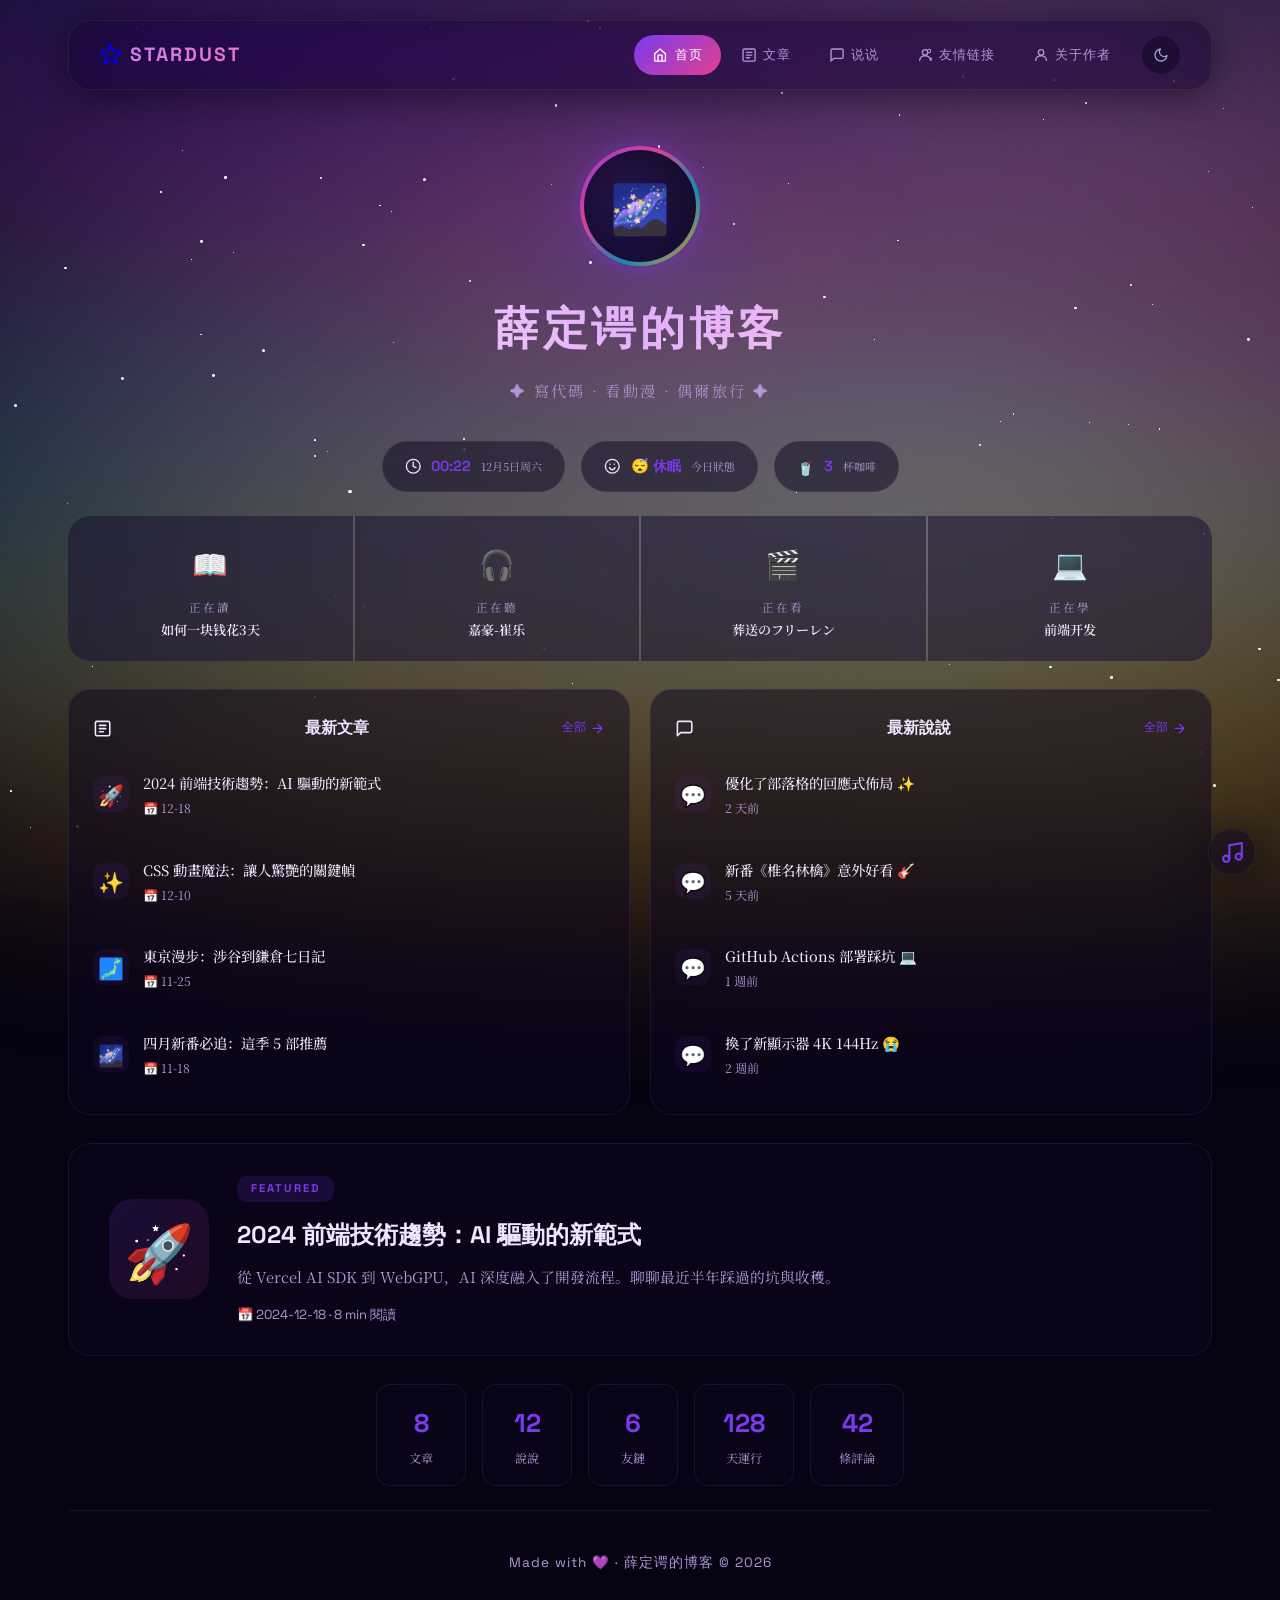
<file: index.html>
<!DOCTYPE html>
<html lang="zh-CN" class="dark">
<head>
<meta charset="UTF-8">
<meta name="viewport" content="width=device-width, initial-scale=1.0">
<title>薛定谔的博客</title>
<link rel="preconnect" href="https://fonts.googleapis.com">
<link rel="preconnect" href="https://fonts.gstatic.com" crossorigin>
<link href="https://fonts.googleapis.com/css2?family=Noto+Serif+SC:wght@300;400;600;700;900&family=Space+Grotesk:wght@400;500;600;700&display=swap" rel="stylesheet">
<link rel="stylesheet" href="style.css">
</head>
<body data-page="home">
<svg xmlns="http://www.w3.org/2000/svg" style="display:none" aria-hidden="true"><defs>
<symbol id="ico-home" viewBox="0 0 24 24"><path d="M4 10l8-7 8 7v10a1 1 0 01-1 1H5a1 1 0 01-1-1V10z" fill="none" stroke="currentColor" stroke-width="2" stroke-linecap="round" stroke-linejoin="round"/><path d="M9 21V12h6v9" fill="none" stroke="currentColor" stroke-width="2" stroke-linecap="round" stroke-linejoin="round"/></symbol>
<symbol id="ico-article" viewBox="0 0 24 24"><rect x="3" y="3" width="18" height="18" rx="2" fill="none" stroke="currentColor" stroke-width="2"/><path d="M8 8h8M8 12h8M8 16h5" fill="none" stroke="currentColor" stroke-width="2" stroke-linecap="round"/></symbol>
<symbol id="ico-chat" viewBox="0 0 24 24"><path d="M21 15a2 2 0 01-2 2H7l-4 4V5a2 2 0 012-2h14a2 2 0 012 2v10z" fill="none" stroke="currentColor" stroke-width="2" stroke-linecap="round" stroke-linejoin="round"/></symbol>
<symbol id="ico-people" viewBox="0 0 24 24"><circle cx="12" cy="8" r="4" fill="none" stroke="currentColor" stroke-width="2"/><path d="M4 20c0-4 3.6-7 8-7s8 3 8 7" fill="none" stroke="currentColor" stroke-width="2" stroke-linecap="round"/><circle cx="18" cy="6" r="2.5" fill="none" stroke="currentColor" stroke-width="1.5"/><path d="M20 16c1 .8 2 2 2 3.5" fill="none" stroke="currentColor" stroke-width="1.5" stroke-linecap="round"/></symbol>
<symbol id="ico-person" viewBox="0 0 24 24"><circle cx="12" cy="8" r="4" fill="none" stroke="currentColor" stroke-width="2"/><path d="M4 20c0-4 3.6-7 8-7s8 3 8 7" fill="none" stroke="currentColor" stroke-width="2" stroke-linecap="round"/></symbol>
<symbol id="ico-star" viewBox="0 0 24 24"><path d="M12 2l3.1 6.3L22 9.3l-5 4.8 1.2 6.9-6.2-3.3-6.2 3.3L7 14.1 2 9.3l6.9-1L12 2z" fill="none" stroke="currentColor" stroke-width="2" stroke-linejoin="round"/></symbol>
<symbol id="ico-sun" viewBox="0 0 24 24"><circle cx="12" cy="12" r="5" fill="none" stroke="currentColor" stroke-width="2"/><path d="M12 1v2M12 21v2M4.2 4.2l1.4 1.4M18.4 18.4l1.4 1.4M1 12h2M21 12h2M4.2 19.8l1.4-1.4M18.4 5.6l1.4-1.4" fill="none" stroke="currentColor" stroke-width="2" stroke-linecap="round"/></symbol>
<symbol id="ico-moon" viewBox="0 0 24 24"><path d="M21 12.8A9 9 0 1111.2 3a7 7 0 009.8 9.8z" fill="none" stroke="currentColor" stroke-width="2" stroke-linejoin="round"/></symbol>
<symbol id="ico-arrow" viewBox="0 0 24 24"><path d="M5 12h14M12 5l7 7-7 7" fill="none" stroke="currentColor" stroke-width="2" stroke-linecap="round" stroke-linejoin="round"/></symbol>
<symbol id="ico-send" viewBox="0 0 24 24"><path d="M22 2L11 13M22 2l-7 20-4-9-9-4 20-7z" fill="none" stroke="currentColor" stroke-width="2" stroke-linecap="round" stroke-linejoin="round"/></symbol>
<symbol id="ico-delete" viewBox="0 0 24 24"><path d="M3 6h18M8 6V4a1 1 0 011-1h6a1 1 0 011 1v2M19 6l-1 14a2 2 0 01-2 2H8a2 2 0 01-2-2L5 6" fill="none" stroke="currentColor" stroke-width="2" stroke-linecap="round" stroke-linejoin="round"/><path d="M10 11v6M14 11v6" fill="none" stroke="currentColor" stroke-width="2" stroke-linecap="round"/></symbol>
<symbol id="ico-code" viewBox="0 0 24 24"><path d="M16 18l6-6-6-6M8 6l-6 6 6 6" fill="none" stroke="currentColor" stroke-width="2" stroke-linecap="round" stroke-linejoin="round"/></symbol>
<symbol id="ico-heart" viewBox="0 0 24 24"><path d="M20.8 4.6a5.5 5.5 0 00-7.8 0L12 5.7l-1.1-1.1a5.5 5.5 0 00-7.8 7.8L12 21l8.9-8.9a5.5 5.5 0 000-7.8z" fill="none" stroke="currentColor" stroke-width="2" stroke-linejoin="round"/></symbol>
<symbol id="ico-palette" viewBox="0 0 24 24"><circle cx="12" cy="12" r="10" fill="none" stroke="currentColor" stroke-width="2"/><path d="M7.5 10a1.5 1.5 0 100-3 1.5 1.5 0 000 3zM16.5 10a1.5 1.5 0 100-3 1.5 1.5 0 000 3zM16.5 15a1.5 1.5 0 100-3 1.5 1.5 0 000 3z" fill="currentColor"/><circle cx="8.5" cy="14.5" r="1.5" fill="currentColor"/></symbol>
<symbol id="ico-film" viewBox="0 0 24 24"><rect x="2" y="4" width="20" height="16" rx="2" fill="none" stroke="currentColor" stroke-width="2"/><path d="M2 8h20M2 16h20" fill="none" stroke="currentColor" stroke-width="2"/><circle cx="8" cy="7" r="1" fill="currentColor"/><circle cx="8" cy="17" r="1" fill="currentColor"/><circle cx="16" cy="7" r="1" fill="currentColor"/><circle cx="16" cy="17" r="1" fill="currentColor"/></symbol>
<symbol id="ico-think" viewBox="0 0 24 24"><circle cx="12" cy="12" r="10" fill="none" stroke="currentColor" stroke-width="2"/><path d="M9 10h.01M15 10h.01" fill="none" stroke="currentColor" stroke-width="2" stroke-linecap="round"/><path d="M9 15c.8 1.3 2 2 3 2s2.2-.7 3-2" fill="none" stroke="currentColor" stroke-width="2" stroke-linecap="round"/></symbol>
<symbol id="ico-flight" viewBox="0 0 24 24"><path d="M22 2L12 6v5L2 8l4 4-4 4 10-3v5l-3 3 6-1 3 3 1-6 6 1-3-3 3-6-1 6-6-1z" fill="none" stroke="currentColor" stroke-width="2" stroke-linejoin="round"/></symbol>
<symbol id="ico-clock" viewBox="0 0 24 24"><circle cx="12" cy="12" r="10" fill="none" stroke="currentColor" stroke-width="2"/><path d="M12 6v6l4 2" fill="none" stroke="currentColor" stroke-width="2" stroke-linecap="round"/></symbol>
<symbol id="ico-mood" viewBox="0 0 24 24"><circle cx="12" cy="12" r="10" fill="none" stroke="currentColor" stroke-width="2"/><path d="M8 14c.8 2 3 3 4 3s3.2-1 4-3" fill="none" stroke="currentColor" stroke-width="2" stroke-linecap="round"/><path d="M9 9h.01M15 9h.01" fill="none" stroke="currentColor" stroke-width="2" stroke-linecap="round"/></symbol>
<symbol id="ico-mail" viewBox="0 0 24 24"><rect x="2" y="4" width="20" height="16" rx="2" fill="none" stroke="currentColor" stroke-width="2"/><path d="M2 7l10 7 10-7" fill="none" stroke="currentColor" stroke-width="2" stroke-linecap="round" stroke-linejoin="round"/></symbol>
<symbol id="ico-at" viewBox="0 0 24 24"><circle cx="12" cy="12" r="4" fill="none" stroke="currentColor" stroke-width="2"/><path d="M16 8v4a4 4 0 01-8 0V8a4 4 0 018 0z" fill="none" stroke="currentColor" stroke-width="2"/><circle cx="12" cy="12" r="10" fill="none" stroke="currentColor" stroke-width="2"/></symbol>
<symbol id="ico-music" viewBox="0 0 24 24"><path d="M9 18V5l12-2v13" fill="none" stroke="currentColor" stroke-width="2" stroke-linecap="round" stroke-linejoin="round"/><circle cx="6" cy="18" r="3" fill="none" stroke="currentColor" stroke-width="2"/><circle cx="18" cy="16" r="3" fill="none" stroke="currentColor" stroke-width="2"/></symbol>
<symbol id="ico-book" viewBox="0 0 24 24"><path d="M2 3h6a4 4 0 014 4v14a3 3 0 00-3-3H2V3zM22 3h-6a4 4 0 00-4 4v14a3 3 0 013-3h7V3z" fill="none" stroke="currentColor" stroke-width="2" stroke-linejoin="round"/></symbol>
<symbol id="ico-eat" viewBox="0 0 24 24"><path d="M18 8h1a4 4 0 010 8h-1M6 8v13M6 8a4 4 0 014-4h.5a3.5 3.5 0 010 7H8" fill="none" stroke="currentColor" stroke-width="2" stroke-linecap="round" stroke-linejoin="round"/><path d="M2 8h2M18 2v4M18 18v4" fill="none" stroke="currentColor" stroke-width="2" stroke-linecap="round"/></symbol>
</defs></svg>
<div class="noise"></div>
<div class="aurora"><div class="aurora-band"></div><div class="aurora-band"></div><div class="aurora-band"></div><div class="aurora-band"></div></div>
<div class="stars" id="stars"></div>
<div id="petals"></div>
<div class="danmaku-layer" id="danmakuLayer"></div>
<div class="wrap">
<nav class="nav">
  <a href="index.html" class="nav-logo" style="text-decoration:none"><svg class="ico"><use href="#ico-star"/></svg>STARDUST</a>
  <div class="nav-links">
    <a href="index.html" data-page="home"><svg class="ico"><use href="#ico-home"/></svg>首页</a>
    <a href="posts.html" data-page="posts"><svg class="ico"><use href="#ico-article"/></svg>文章</a>
    <a href="chatters.html" data-page="chatters"><svg class="ico"><use href="#ico-chat"/></svg>说说</a>
    <a href="friends.html" data-page="friends"><svg class="ico"><use href="#ico-people"/></svg>友情链接</a>
    <a href="about.html" data-page="about"><svg class="ico"><use href="#ico-person"/></svg>关于作者</a>
    <button class="theme-btn" id="themeBtn" title="主題切換"><svg class="ico"><use href="#ico-moon"/></svg></button>
  </div>
</nav><div class="splash" id="splash"><div class="splash-orbit"><div class="splash-ring"></div><div class="splash-ring"></div><div class="splash-ring"></div></div><div class="splash-logo">✦</div><div class="splash-name">STARDUST</div><div class="splash-tag">星 塵 小 站</div></div>
<div class="hero-zone"><div class="hero-av"><div class="hero-av-inner">🌌</div></div><div class="hero"><h1>薛定谔的博客</h1><div class="sub">✦ 寫代碼 · 看動漫 · 偶爾旅行 ✦</div></div></div>
<div class="info-row">
  <div class="info-pill"><svg class="ico"><use href="#ico-clock"/></svg><span class="pv" id="liveClock">00:00</span><span class="pl" id="liveDate">載入中</span></div>
  <div class="info-pill"><svg class="ico"><use href="#ico-mood"/></svg><span class="pv" id="moodStatus">💪 道观中</span><span class="pl">今日狀態</span></div>
  <div class="info-pill"><span id="coffeeIcon">☕</span><span class="pv" id="coffeeCount">3</span><span class="pl">杯咖啡</span></div>
</div>
<div class="status-card">
  <div class="status-item"><span class="status-emoji">📖</span><span class="status-label">正在讀</span><span class="status-value">如何一块钱花3天</span></div>
  <div class="status-item"><span class="status-emoji">🎧</span><span class="status-label">正在聽</span><span class="status-value">嘉豪-崔乐</span></div>
  <div class="status-item"><span class="status-emoji">🎬</span><span class="status-label">正在看</span><span class="status-value">葬送のフリーレン</span></div>
  <div class="status-item"><span class="status-emoji">💻</span><span class="status-label">正在學</span><span class="status-value">前端开发</span></div>
</div>
<div class="two-col"><div class="col-block"><div class="col-head"><svg class="ico"><use href="#ico-article"/></svg> 最新文章<a href="posts.html">全部 <svg class="ico"><use href="#ico-arrow"/></svg></a></div><div class="col-list" id="latestPosts"></div></div>
<div class="col-block"><div class="col-head"><svg class="ico"><use href="#ico-chat"/></svg> 最新說說<a href="chatters.html">全部 <svg class="ico"><use href="#ico-arrow"/></svg></a></div><div class="col-list" id="latestChatters"></div></div></div>
<a href="article.html?id=1" style="text-decoration:none;color:inherit"><div class="feat-wrap"><div class="feat-card"><div class="feat-cv">🚀</div><div class="feat-body"><div class="feat-badge">FEATURED</div><h2>2024 前端技術趨勢：AI 驅動的新範式</h2><p>從 Vercel AI SDK 到 WebGPU，AI 深度融入了開發流程。聊聊最近半年踩過的坑與收穫。</p><span style="font-size:0.82em;color:var(--text2);font-family:Space Grotesk,sans-serif">📅 2024-12-18 · 8 min 閱讀</span></div></div></div></a>
<div class="bottom-stats"><div class="stat-box"><div class="stat-num">8</div><div class="stat-unit">文章</div></div><div class="stat-box"><div class="stat-num">12</div><div class="stat-unit">說說</div></div><div class="stat-box"><div class="stat-num">6</div><div class="stat-unit">友鏈</div></div><div class="stat-box"><div class="stat-num">128</div><div class="stat-unit">天運行</div></div><div class="stat-box"><div class="stat-num">42</div><div class="stat-unit">條評論</div></div></div>
<footer class="footer"><p>Made with <span class="heart">💜</span> · 薛定谔的博客 © 2026</p></footer>
</div>
<script src="app.js"></script>
<script>
(function() {
  (function() {
    var splash = document.getElementById("splash");
    if (sessionStorage.getItem("splash")) { splash.classList.add("hide"); }
    else { setTimeout(function() { splash.classList.add("hide"); sessionStorage.setItem("splash", "1"); }, 1000); }
  })();
  function updateClock() {
    var n = new Date();
    document.getElementById("liveClock").textContent = n.toLocaleTimeString("zh-CN", { hour: "2-digit", minute: "2-digit" });
    document.getElementById("liveDate").textContent = n.toLocaleDateString("zh-CN", { month: "short", day: "numeric", weekday: "short" });
    var h = n.getHours();
    var moods = [[0,"\ud83d\ude34 休眠"],[6,"\ud83c\udf05 早安"],[9,"\ud83d\udcaa 工作中"],[12,"\ud83c\udf5c 午餐"],[14,"\u2615 下午"],[17,"\ud83c\udf06 傍晚"],[19,"\ud83c\udf19 夜間"],[22,"\ud83e\udd89 熬夜"]];
    var mood = "\ud83d\udcaa 工作中";
    for (var i = moods.length - 1; i >= 0; i--) { if (h >= moods[i][0]) { mood = moods[i][1]; break; } }
    document.getElementById("moodStatus").textContent = mood;
  }
  updateClock(); setInterval(updateClock, 30000);
  var coffees = ["\u2615","\ud83c\udf75","\ud83e\uddcb","\ud83e\uded6","\ud83e\udd64"];
  document.getElementById("coffeeIcon").textContent = coffees[Math.floor(Math.random() * coffees.length)];
  document.getElementById("coffeeCount").textContent = Math.floor(Math.random() * 5 + 1);
  var posts = [ { id:1, t:"2024 \u524d\u7aef\u6280\u8853\u8da8\u52e2\uff1aAI \u9a45\u52d5\u7684\u65b0\u7bc4\u5f0f", d:"12-18", e:"\ud83d\ude80" }, { t:"CSS \u52d5\u756b\u9b54\u6cd5\uff1a\u8b93\u4eba\u9a5a\u8277\u7684\u95dc\u9375\u5e40", d:"12-10", e:"\u2728" }, { t:"\u6771\u4eac\u6f2b\u6b65\uff1a\u6d89\u8c37\u5230\u938c\u5009\u4e03\u65e5\u8a18", d:"11-25", e:"\ud83d\uddfe" }, { t:"\u56db\u6708\u65b0\u756a\u5fc5\u8ffd\uff1a\u9019\u5b63 5 \u90e8\u63a8\u85a6", d:"11-18", e:"\ud83c\udf0c" } ];
  document.getElementById("latestPosts").innerHTML = posts.map(function(p) { return '<div class="mini-item"><div class="mini-emoji">' + p.e + '</div><div class="mini-info"><div class="mini-title">' + p.t + '</div><div class="mini-meta">\ud83d\udcc5 ' + p.d + '</div></div></div>'; }).join("");
  var chatters = [ { t:"\u512a\u5316\u4e86\u90e8\u843d\u683c\u7684\u56de\u61c9\u5f0f\u4f48\u5c40 \u2728", d:"2 天前" }, { t:"\u65b0\u756a\u300a\u690e\u540d\u6797\u6a8e\u300b\u610f\u5916\u597d\u770b \ud83c\udfb8", d:"5 天前" }, { t:"GitHub Actions \u90e8\u7f72\u8e29\u5751 \ud83d\udcbb", d:"1 週前" }, { t:"\u63db\u4e86\u65b0\u986f\u793a\u5668 4K 144Hz \ud83d\ude2d", d:"2 週前" } ];
  document.getElementById("latestChatters").innerHTML = chatters.map(function(c) { return '<div class="mini-item"><div class="mini-emoji">\ud83d\udcac</div><div class="mini-info"><div class="mini-title">' + c.t + '</div><div class="mini-meta">' + c.d + '</div></div></div>'; }).join("");
})();
</script>

<!-- Music Player -->
<button class="music-toggle" id="musicToggle" title="播放音乐·嘉豪（崔乐）" onclick="toggleMusic()"><svg class="ico" style="width:1.3em;height:1.3em"><use href="#ico-music"/></svg></button>
<div class="music-panel" id="musicPanel">
<iframe frameborder="no" border="0" marginwidth="0" marginheight="0" width="280" height="86" src="https://music.163.com/outchain/player?type=2&id=1930226368&auto=0&height=66" id="musicIframe"></iframe>
</div>

<button class="back-top" id="backTop" onclick="window.scrollTo({top:0,behavior:"smooth"})" title="回到頂部"><svg class="ico"><use href="#ico-arrow" style="transform:rotate(-90deg)"/></svg></button>
</body>
</html>
</file>
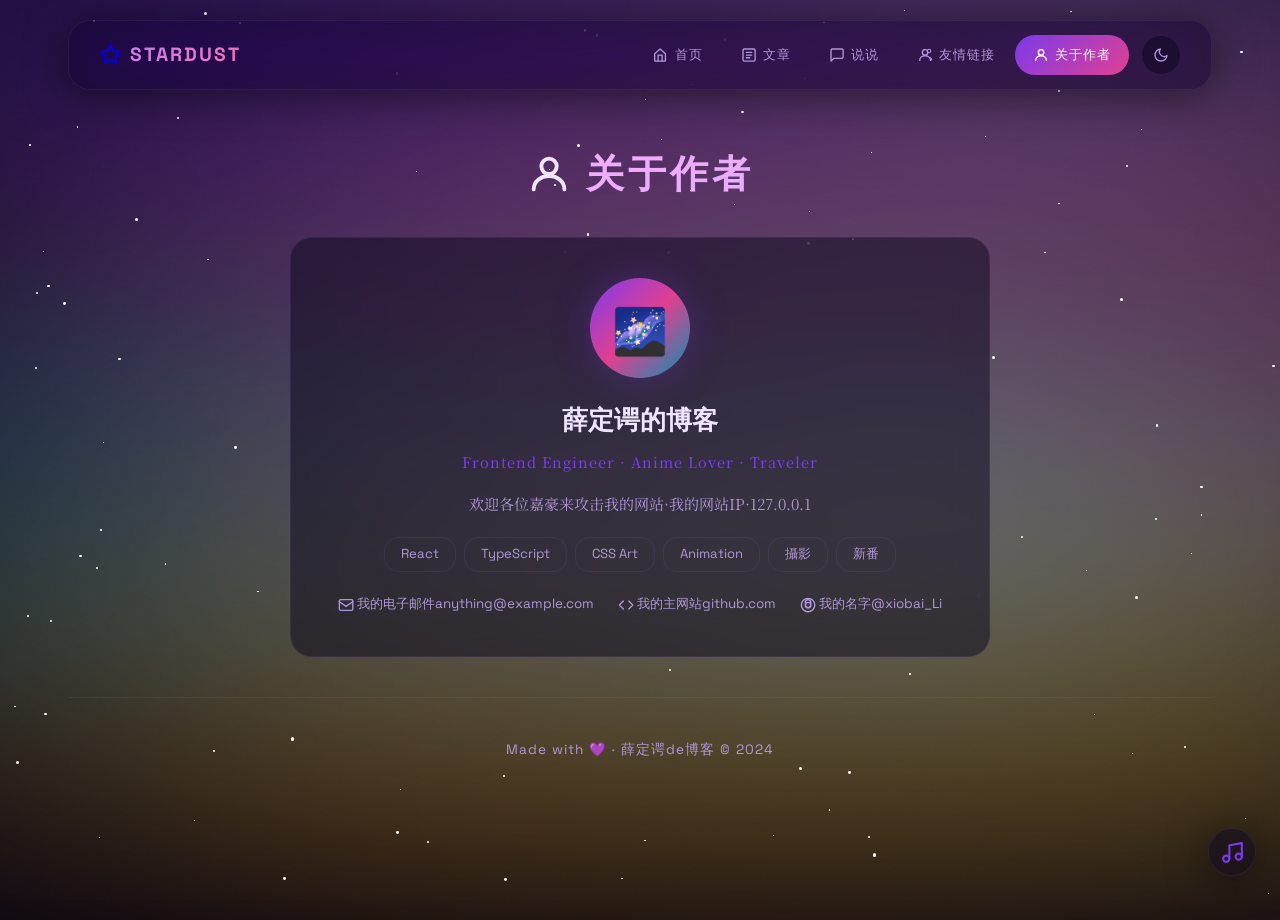
<file: about.html>
<!DOCTYPE html>
<html lang="zh-CN" class="dark">
<head>
<meta charset="UTF-8">
<meta name="viewport" content="width=device-width, initial-scale=1.0">
<title>薛定谔的博客</title>
<link rel="preconnect" href="https://fonts.googleapis.com">
<link rel="preconnect" href="https://fonts.gstatic.com" crossorigin>
<link href="https://fonts.googleapis.com/css2?family=Noto+Serif+SC:wght@300;400;600;700;900&family=Space+Grotesk:wght@400;500;600;700&display=swap" rel="stylesheet">
<link rel="stylesheet" href="style.css">
</head>
<body data-page="about">
<svg xmlns="http://www.w3.org/2000/svg" style="display:none" aria-hidden="true"><defs>
<symbol id="ico-home" viewBox="0 0 24 24"><path d="M4 10l8-7 8 7v10a1 1 0 01-1 1H5a1 1 0 01-1-1V10z" fill="none" stroke="currentColor" stroke-width="2" stroke-linecap="round" stroke-linejoin="round"/><path d="M9 21V12h6v9" fill="none" stroke="currentColor" stroke-width="2" stroke-linecap="round" stroke-linejoin="round"/></symbol>
<symbol id="ico-article" viewBox="0 0 24 24"><rect x="3" y="3" width="18" height="18" rx="2" fill="none" stroke="currentColor" stroke-width="2"/><path d="M8 8h8M8 12h8M8 16h5" fill="none" stroke="currentColor" stroke-width="2" stroke-linecap="round"/></symbol>
<symbol id="ico-chat" viewBox="0 0 24 24"><path d="M21 15a2 2 0 01-2 2H7l-4 4V5a2 2 0 012-2h14a2 2 0 012 2v10z" fill="none" stroke="currentColor" stroke-width="2" stroke-linecap="round" stroke-linejoin="round"/></symbol>
<symbol id="ico-people" viewBox="0 0 24 24"><circle cx="12" cy="8" r="4" fill="none" stroke="currentColor" stroke-width="2"/><path d="M4 20c0-4 3.6-7 8-7s8 3 8 7" fill="none" stroke="currentColor" stroke-width="2" stroke-linecap="round"/><circle cx="18" cy="6" r="2.5" fill="none" stroke="currentColor" stroke-width="1.5"/><path d="M20 16c1 .8 2 2 2 3.5" fill="none" stroke="currentColor" stroke-width="1.5" stroke-linecap="round"/></symbol>
<symbol id="ico-person" viewBox="0 0 24 24"><circle cx="12" cy="8" r="4" fill="none" stroke="currentColor" stroke-width="2"/><path d="M4 20c0-4 3.6-7 8-7s8 3 8 7" fill="none" stroke="currentColor" stroke-width="2" stroke-linecap="round"/></symbol>
<symbol id="ico-star" viewBox="0 0 24 24"><path d="M12 2l3.1 6.3L22 9.3l-5 4.8 1.2 6.9-6.2-3.3-6.2 3.3L7 14.1 2 9.3l6.9-1L12 2z" fill="none" stroke="currentColor" stroke-width="2" stroke-linejoin="round"/></symbol>
<symbol id="ico-sun" viewBox="0 0 24 24"><circle cx="12" cy="12" r="5" fill="none" stroke="currentColor" stroke-width="2"/><path d="M12 1v2M12 21v2M4.2 4.2l1.4 1.4M18.4 18.4l1.4 1.4M1 12h2M21 12h2M4.2 19.8l1.4-1.4M18.4 5.6l1.4-1.4" fill="none" stroke="currentColor" stroke-width="2" stroke-linecap="round"/></symbol>
<symbol id="ico-moon" viewBox="0 0 24 24"><path d="M21 12.8A9 9 0 1111.2 3a7 7 0 009.8 9.8z" fill="none" stroke="currentColor" stroke-width="2" stroke-linejoin="round"/></symbol>
<symbol id="ico-arrow" viewBox="0 0 24 24"><path d="M5 12h14M12 5l7 7-7 7" fill="none" stroke="currentColor" stroke-width="2" stroke-linecap="round" stroke-linejoin="round"/></symbol>
<symbol id="ico-send" viewBox="0 0 24 24"><path d="M22 2L11 13M22 2l-7 20-4-9-9-4 20-7z" fill="none" stroke="currentColor" stroke-width="2" stroke-linecap="round" stroke-linejoin="round"/></symbol>
<symbol id="ico-delete" viewBox="0 0 24 24"><path d="M3 6h18M8 6V4a1 1 0 011-1h6a1 1 0 011 1v2M19 6l-1 14a2 2 0 01-2 2H8a2 2 0 01-2-2L5 6" fill="none" stroke="currentColor" stroke-width="2" stroke-linecap="round" stroke-linejoin="round"/><path d="M10 11v6M14 11v6" fill="none" stroke="currentColor" stroke-width="2" stroke-linecap="round"/></symbol>
<symbol id="ico-code" viewBox="0 0 24 24"><path d="M16 18l6-6-6-6M8 6l-6 6 6 6" fill="none" stroke="currentColor" stroke-width="2" stroke-linecap="round" stroke-linejoin="round"/></symbol>
<symbol id="ico-heart" viewBox="0 0 24 24"><path d="M20.8 4.6a5.5 5.5 0 00-7.8 0L12 5.7l-1.1-1.1a5.5 5.5 0 00-7.8 7.8L12 21l8.9-8.9a5.5 5.5 0 000-7.8z" fill="none" stroke="currentColor" stroke-width="2" stroke-linejoin="round"/></symbol>
<symbol id="ico-palette" viewBox="0 0 24 24"><circle cx="12" cy="12" r="10" fill="none" stroke="currentColor" stroke-width="2"/><path d="M7.5 10a1.5 1.5 0 100-3 1.5 1.5 0 000 3zM16.5 10a1.5 1.5 0 100-3 1.5 1.5 0 000 3zM16.5 15a1.5 1.5 0 100-3 1.5 1.5 0 000 3z" fill="currentColor"/><circle cx="8.5" cy="14.5" r="1.5" fill="currentColor"/></symbol>
<symbol id="ico-film" viewBox="0 0 24 24"><rect x="2" y="4" width="20" height="16" rx="2" fill="none" stroke="currentColor" stroke-width="2"/><path d="M2 8h20M2 16h20" fill="none" stroke="currentColor" stroke-width="2"/><circle cx="8" cy="7" r="1" fill="currentColor"/><circle cx="8" cy="17" r="1" fill="currentColor"/><circle cx="16" cy="7" r="1" fill="currentColor"/><circle cx="16" cy="17" r="1" fill="currentColor"/></symbol>
<symbol id="ico-think" viewBox="0 0 24 24"><circle cx="12" cy="12" r="10" fill="none" stroke="currentColor" stroke-width="2"/><path d="M9 10h.01M15 10h.01" fill="none" stroke="currentColor" stroke-width="2" stroke-linecap="round"/><path d="M9 15c.8 1.3 2 2 3 2s2.2-.7 3-2" fill="none" stroke="currentColor" stroke-width="2" stroke-linecap="round"/></symbol>
<symbol id="ico-flight" viewBox="0 0 24 24"><path d="M22 2L12 6v5L2 8l4 4-4 4 10-3v5l-3 3 6-1 3 3 1-6 6 1-3-3 3-6-1 6-6-1z" fill="none" stroke="currentColor" stroke-width="2" stroke-linejoin="round"/></symbol>
<symbol id="ico-clock" viewBox="0 0 24 24"><circle cx="12" cy="12" r="10" fill="none" stroke="currentColor" stroke-width="2"/><path d="M12 6v6l4 2" fill="none" stroke="currentColor" stroke-width="2" stroke-linecap="round"/></symbol>
<symbol id="ico-mood" viewBox="0 0 24 24"><circle cx="12" cy="12" r="10" fill="none" stroke="currentColor" stroke-width="2"/><path d="M8 14c.8 2 3 3 4 3s3.2-1 4-3" fill="none" stroke="currentColor" stroke-width="2" stroke-linecap="round"/><path d="M9 9h.01M15 9h.01" fill="none" stroke="currentColor" stroke-width="2" stroke-linecap="round"/></symbol>
<symbol id="ico-mail" viewBox="0 0 24 24"><rect x="2" y="4" width="20" height="16" rx="2" fill="none" stroke="currentColor" stroke-width="2"/><path d="M2 7l10 7 10-7" fill="none" stroke="currentColor" stroke-width="2" stroke-linecap="round" stroke-linejoin="round"/></symbol>
<symbol id="ico-at" viewBox="0 0 24 24"><circle cx="12" cy="12" r="4" fill="none" stroke="currentColor" stroke-width="2"/><path d="M16 8v4a4 4 0 01-8 0V8a4 4 0 018 0z" fill="none" stroke="currentColor" stroke-width="2"/><circle cx="12" cy="12" r="10" fill="none" stroke="currentColor" stroke-width="2"/></symbol>
<symbol id="ico-music" viewBox="0 0 24 24"><path d="M9 18V5l12-2v13" fill="none" stroke="currentColor" stroke-width="2" stroke-linecap="round" stroke-linejoin="round"/><circle cx="6" cy="18" r="3" fill="none" stroke="currentColor" stroke-width="2"/><circle cx="18" cy="16" r="3" fill="none" stroke="currentColor" stroke-width="2"/></symbol>
<symbol id="ico-book" viewBox="0 0 24 24"><path d="M2 3h6a4 4 0 014 4v14a3 3 0 00-3-3H2V3zM22 3h-6a4 4 0 00-4 4v14a3 3 0 013-3h7V3z" fill="none" stroke="currentColor" stroke-width="2" stroke-linejoin="round"/></symbol>
<symbol id="ico-eat" viewBox="0 0 24 24"><path d="M18 8h1a4 4 0 010 8h-1M6 8v13M6 8a4 4 0 014-4h.5a3.5 3.5 0 010 7H8" fill="none" stroke="currentColor" stroke-width="2" stroke-linecap="round" stroke-linejoin="round"/><path d="M2 8h2M18 2v4M18 18v4" fill="none" stroke="currentColor" stroke-width="2" stroke-linecap="round"/></symbol>
</defs></svg>
<div class="noise"></div>
<div class="aurora"><div class="aurora-band"></div><div class="aurora-band"></div><div class="aurora-band"></div><div class="aurora-band"></div></div>
<div class="stars" id="stars"></div>
<div id="petals"></div>
<div class="danmaku-layer" id="danmakuLayer"></div>
<div class="wrap">
<nav class="nav">
  <a href="index.html" class="nav-logo" style="text-decoration:none"><svg class="ico"><use href="#ico-star"/></svg>STARDUST</a>
  <div class="nav-links">
    <a href="index.html" data-page="home"><svg class="ico"><use href="#ico-home"/></svg>首页</a>
    <a href="posts.html" data-page="posts"><svg class="ico"><use href="#ico-article"/></svg>文章</a>
    <a href="chatters.html" data-page="chatters"><svg class="ico"><use href="#ico-chat"/></svg>说说</a>
    <a href="friends.html" data-page="friends"><svg class="ico"><use href="#ico-people"/></svg>友情链接</a>
    <a href="about.html" data-page="about"><svg class="ico"><use href="#ico-person"/></svg>关于作者</a>
    <button class="theme-btn" id="themeBtn" title="主題切換"><svg class="ico"><use href="#ico-moon"/></svg></button>
  </div>
</nav>
<h1 class="page-title"><svg class="ico"><use href="#ico-person"/></svg>关于作者</h1>
<div style="max-width:700px;margin:0 auto 40px">
  <div style="background:var(--surf);border:1px solid var(--bdr);border-radius:var(--r);padding:40px;backdrop-filter:blur(16px);text-align:center">
    <div style="width:100px;height:100px;border-radius:50%;background:linear-gradient(135deg,var(--c1),var(--c2),var(--c3));display:flex;align-items:center;justify-content:center;font-size:2.8em;margin:0 auto 20px;box-shadow:0 0 40px rgba(124,58,237,0.25)">🌌</div>
    <h2 style="font-family:Space Grotesk,sans-serif;font-size:1.6em;font-weight:700;margin-bottom:6px">薛定谔的博客</h2>
    <p style="color:var(--c1);font-size:0.9em;font-weight:500;margin-bottom:16px;letter-spacing:1px">Frontend Engineer · Anime Lover · Traveler</p>
    <p style="color:var(--text2);font-size:0.94em;line-height:1.8;margin-bottom:20px">欢迎各位嘉豪来攻击我的网站·我的网站IP·127.0.0.1</p>
    <div style="display:flex;flex-wrap:wrap;gap:8px;justify-content:center;margin-bottom:20px">
      <span style="padding:5px 16px;border-radius:14px;border:1px solid var(--bdr);font-size:0.82em;color:var(--text2);font-family:Space Grotesk,sans-serif">React</span>
      <span style="padding:5px 16px;border-radius:14px;border:1px solid var(--bdr);font-size:0.82em;color:var(--text2);font-family:Space Grotesk,sans-serif">TypeScript</span>
      <span style="padding:5px 16px;border-radius:14px;border:1px solid var(--bdr);font-size:0.82em;color:var(--text2);font-family:Space Grotesk,sans-serif">CSS Art</span>
      <span style="padding:5px 16px;border-radius:14px;border:1px solid var(--bdr);font-size:0.82em;color:var(--text2);font-family:Space Grotesk,sans-serif">Animation</span>
      <span style="padding:5px 16px;border-radius:14px;border:1px solid var(--bdr);font-size:0.82em;color:var(--text2);font-family:Space Grotesk,sans-serif">攝影</span>
      <span style="padding:5px 16px;border-radius:14px;border:1px solid var(--bdr);font-size:0.82em;color:var(--text2);font-family:Space Grotesk,sans-serif">新番</span>
    </div>
    <div style="display:flex;flex-wrap:wrap;gap:24px;justify-content:center;font-size:0.84em;color:var(--text2);font-family:Space Grotesk,sans-serif">
      <a href="mailto:you@example.com" style="color:inherit;text-decoration:none"><svg class="ico"><use href="#ico-mail"/></svg>  我的电子邮件anything@example.com</a>
      <a href="https://github.com/Feciliawish" target="_blank" style="color:inherit;text-decoration:none"><svg class="ico"><use href="#ico-code"/></svg> 我的主网站github.com</a>
      <a href="https://twitter.com" target="_blank" style="color:inherit;text-decoration:none"><svg class="ico"><use href="#ico-at"/></svg> 我的名字@xiobai_Li</a>
    </div>
  </div>
</div>
<footer class="footer"><p>Made with <span class="heart">💜</span> · 薛定谔de博客 © 2024</p></footer>
</div>
<script src="app.js"></script>

<!-- Music Player -->
<button class="music-toggle" id="musicToggle" title="音樂播放器" onclick="toggleMusic()"><svg class="ico" style="width:1.3em;height:1.3em"><use href="#ico-music"/></svg></button>
<div class="music-panel" id="musicPanel">
<iframe frameborder="no" border="0" marginwidth="0" marginheight="0" width="280" height="86" src="https://music.163.com/outchain/player?type=2&id=1930226368&auto=0&height=66" id="musicIframe"></iframe>
</div>

<button class="back-top" id="backTop" onclick="window.scrollTo({top:0,behavior:"smooth"})" title="回到頂部"><svg class="ico"><use href="#ico-arrow" style="transform:rotate(-90deg)"/></svg></button>
</body>
</html>
</file>
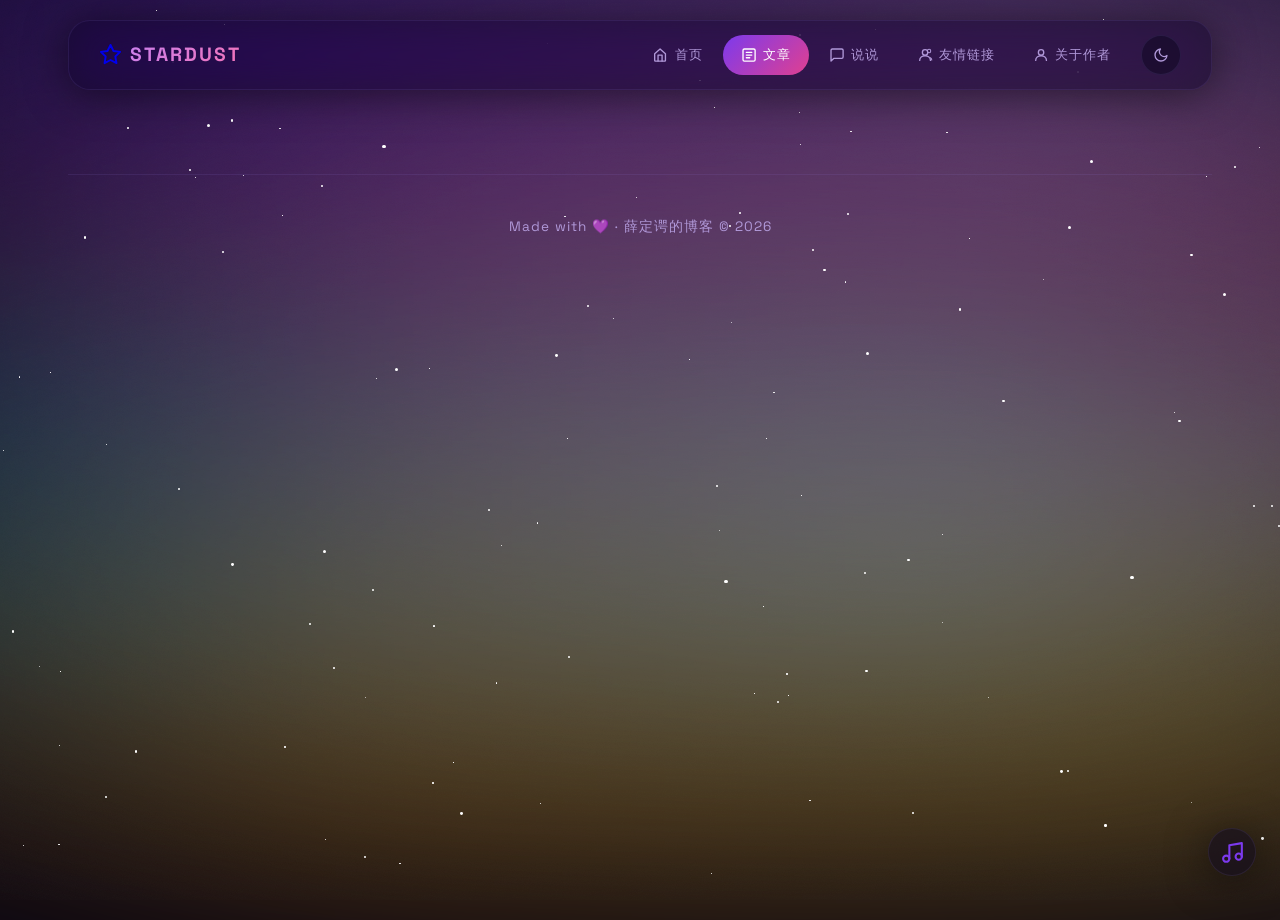
<file: article.html>
<!DOCTYPE html>
<html lang="zh-CN" class="dark">
<head>
<meta charset="UTF-8">
<meta name="viewport" content="width=device-width, initial-scale=1.0">
<title>文章 · 薛定谔的博客</title>
<link rel="preconnect" href="https://fonts.googleapis.com">
<link rel="preconnect" href="https://fonts.gstatic.com" crossorigin>
<link href="https://fonts.googleapis.com/css2?family=Noto+Serif+SC:wght@300;400;600;700;900&family=Space+Grotesk:wght@400;500;600;700&display=swap" rel="stylesheet">
<link rel="stylesheet" href="style.css">
<style>
.article-page{max-width:780px;margin:0 auto;padding:0 20px 60px}
.article-page .article-header{margin-bottom:40px;text-align:center}
.article-page .article-cat{display:inline-block;padding:6px 18px;border-radius:14px;font-size:0.85em;font-weight:600;margin-bottom:16px;letter-spacing:0.5px}
.article-page .article-title{font-family:"Space Grotesk",sans-serif;font-size:2.2em;font-weight:900;line-height:1.35;color:var(--text);margin-bottom:16px;letter-spacing:0.5px}
.article-page .article-date{color:var(--text2);font-size:0.9em;font-family:"Space Grotesk",sans-serif;letter-spacing:1px}
.article-page .article-content{font-size:1.08em;line-height:2;color:var(--text);white-space:pre-wrap;word-break:break-word}
.article-page .article-content p{margin-bottom:1.2em}
.article-page .article-content h2{font-size:1.4em;margin:1.6em 0 0.8em;color:var(--c1)}
.article-page .article-content h3{font-size:1.15em;margin:1.2em 0 0.6em}
.article-page .article-content blockquote{border-left:3px solid var(--c1);padding:8px 20px;margin:1em 0;color:var(--text2);background:var(--surf);border-radius:0 var(--r2) var(--r2) 0}
.article-page .article-content code{background:var(--surf);padding:2px 8px;border-radius:6px;font-size:0.9em}
.article-page .article-content pre{background:rgba(0,0,0,0.3);padding:20px;border-radius:var(--r2);overflow-x:auto;margin:1em 0;line-height:1.6}
.article-page .back-link{display:inline-flex;align-items:center;gap:8px;color:var(--c1);text-decoration:none;font-family:"Space Grotesk",sans-serif;font-size:0.9em;font-weight:600;margin:32px 0 0;transition:all var(--t)}
.article-page .back-link:hover{gap:14px}
.article-notfound{text-align:center;padding:100px 20px;color:var(--text2)}
.article-notfound h3{font-size:1.5em;color:var(--text);margin-bottom:12px}
.article-notfound a{color:var(--c1);text-decoration:none;font-weight:600}
</style>
</head>
<body data-page="posts">
<div class="read-progress" id="readProgress"></div>
<svg xmlns="http://www.w3.org/2000/svg" style="display:none" aria-hidden="true"><defs>
<symbol id="ico-home" viewBox="0 0 24 24"><path d="M4 10l8-7 8 7v10a1 1 0 01-1 1H5a1 1 0 01-1-1V10z" fill="none" stroke="currentColor" stroke-width="2" stroke-linecap="round" stroke-linejoin="round"/><path d="M9 21V12h6v9" fill="none" stroke="currentColor" stroke-width="2" stroke-linecap="round" stroke-linejoin="round"/></symbol>
<symbol id="ico-article" viewBox="0 0 24 24"><rect x="3" y="3" width="18" height="18" rx="2" fill="none" stroke="currentColor" stroke-width="2"/><path d="M8 8h8M8 12h8M8 16h5" fill="none" stroke="currentColor" stroke-width="2" stroke-linecap="round"/></symbol>
<symbol id="ico-chat" viewBox="0 0 24 24"><path d="M21 15a2 2 0 01-2 2H7l-4 4V5a2 2 0 012-2h14a2 2 0 012 2v10z" fill="none" stroke="currentColor" stroke-width="2" stroke-linecap="round" stroke-linejoin="round"/></symbol>
<symbol id="ico-people" viewBox="0 0 24 24"><circle cx="12" cy="8" r="4" fill="none" stroke="currentColor" stroke-width="2"/><path d="M4 20c0-4 3.6-7 8-7s8 3 8 7" fill="none" stroke="currentColor" stroke-width="2" stroke-linecap="round"/><circle cx="18" cy="6" r="2.5" fill="none" stroke="currentColor" stroke-width="1.5"/><path d="M20 16c1 .8 2 2 2 3.5" fill="none" stroke="currentColor" stroke-width="1.5" stroke-linecap="round"/></symbol>
<symbol id="ico-person" viewBox="0 0 24 24"><circle cx="12" cy="8" r="4" fill="none" stroke="currentColor" stroke-width="2"/><path d="M4 20c0-4 3.6-7 8-7s8 3 8 7" fill="none" stroke="currentColor" stroke-width="2" stroke-linecap="round"/></symbol>
<symbol id="ico-star" viewBox="0 0 24 24"><path d="M12 2l3.1 6.3L22 9.3l-5 4.8 1.2 6.9-6.2-3.3-6.2 3.3L7 14.1 2 9.3l6.9-1L12 2z" fill="none" stroke="currentColor" stroke-width="2" stroke-linejoin="round"/></symbol>
<symbol id="ico-sun" viewBox="0 0 24 24"><circle cx="12" cy="12" r="5" fill="none" stroke="currentColor" stroke-width="2"/><path d="M12 1v2M12 21v2M4.2 4.2l1.4 1.4M18.4 18.4l1.4 1.4M1 12h2M21 12h2M4.2 19.8l1.4-1.4M18.4 5.6l1.4-1.4" fill="none" stroke="currentColor" stroke-width="2" stroke-linecap="round"/></symbol>
<symbol id="ico-moon" viewBox="0 0 24 24"><path d="M21 12.8A9 9 0 1111.2 3a7 7 0 009.8 9.8z" fill="none" stroke="currentColor" stroke-width="2" stroke-linejoin="round"/></symbol>
<symbol id="ico-arrow" viewBox="0 0 24 24"><path d="M5 12h14M12 5l7 7-7 7" fill="none" stroke="currentColor" stroke-width="2" stroke-linecap="round" stroke-linejoin="round"/></symbol>
<symbol id="ico-delete" viewBox="0 0 24 24"><path d="M3 6h18M8 6V4a1 1 0 011-1h6a1 1 0 011 1v2M19 6l-1 14a2 2 0 01-2 2H8a2 2 0 01-2-2L5 6" fill="none" stroke="currentColor" stroke-width="2" stroke-linecap="round" stroke-linejoin="round"/><path d="M10 11v6M14 11v6" fill="none" stroke="currentColor" stroke-width="2" stroke-linecap="round"/></symbol>
<symbol id="ico-music" viewBox="0 0 24 24"><path d="M9 18V5l12-2v13" fill="none" stroke="currentColor" stroke-width="2" stroke-linecap="round" stroke-linejoin="round"/><circle cx="6" cy="18" r="3" fill="none" stroke="currentColor" stroke-width="2"/><circle cx="18" cy="16" r="3" fill="none" stroke="currentColor" stroke-width="2"/></symbol>
<symbol id="ico-code" viewBox="0 0 24 24"><path d="M16 18l6-6-6-6M8 6l-6 6 6 6" fill="none" stroke="currentColor" stroke-width="2" stroke-linecap="round" stroke-linejoin="round"/></symbol>
<symbol id="ico-heart" viewBox="0 0 24 24"><path d="M20.8 4.6a5.5 5.5 0 00-7.8 0L12 5.7l-1.1-1.1a5.5 5.5 0 00-7.8 7.8L12 21l8.9-8.9a5.5 5.5 0 000-7.8z" fill="none" stroke="currentColor" stroke-width="2" stroke-linejoin="round"/></symbol>
<symbol id="ico-clock" viewBox="0 0 24 24"><circle cx="12" cy="12" r="10" fill="none" stroke="currentColor" stroke-width="2"/><path d="M12 6v6l4 2" fill="none" stroke="currentColor" stroke-width="2" stroke-linecap="round"/></symbol>
</defs></svg>
<div class="noise"></div>
<div class="aurora"><div class="aurora-band"></div><div class="aurora-band"></div><div class="aurora-band"></div><div class="aurora-band"></div></div>
<div class="stars" id="stars"></div>
<div id="petals"></div>
<div class="danmaku-layer" id="danmakuLayer"></div>
<div class="wrap">
<nav class="nav">
  <a href="index.html" class="nav-logo" style="text-decoration:none"><svg class="ico"><use href="#ico-star"/></svg>STARDUST</a>
  <div class="nav-links">
    <a href="index.html"><svg class="ico"><use href="#ico-home"/></svg>首页</a>
    <a href="posts.html" class="active"><svg class="ico"><use href="#ico-article"/></svg>文章</a>
    <a href="chatters.html"><svg class="ico"><use href="#ico-chat"/></svg>说说</a>
    <a href="friends.html"><svg class="ico"><use href="#ico-people"/></svg>友情链接</a>
    <a href="about.html"><svg class="ico"><use href="#ico-person"/></svg>关于作者</a>
    <button class="theme-btn" id="themeBtn" title="主題切換"><svg class="ico"><use href="#ico-moon"/></svg></button>
  </div>
</nav>
<div class="article-page" id="articlePage"></div>
<footer class="footer"><p>Made with <span class="heart">💜</span> · 薛定谔的博客 © 2026</p></footer>
</div>
<button class="music-toggle" id="musicToggle" title="音樂播放器" onclick="toggleMusic()"><svg class="ico" style="width:1.3em;height:1.3em"><use href="#ico-music"/></svg></button>
<div class="music-panel" id="musicPanel">
<iframe frameborder="no" border="0" marginwidth="0" marginheight="0" width="280" height="86" src="https://music.163.com/outchain/player?type=2&id=1930226368&auto=0&height=66"></iframe>
</div>

<script src="app.js"></script>
<script>
(function() {
  var id = parseInt(new URLSearchParams(window.location.search).get("id")) || 0;
  var userPosts = JSON.parse(localStorage.getItem("ff_articles") || "[]");
  var builtin = [
{id:1,title:"2024 前端技術趨勢：AI 驅動的新範式",content:"從 Vercel AI SDK 到 WebGPU，AI 深度融入了開發流程。聊聊最近半年踩過的坑與收穫。\n\n## AI 驅動開發\n\n這一年最大的變化無疑是 AI。GitHub Copilot 已經從「偶爾有用」變成「日常必備」。Cursor 更進一步，把整個 IDE 變成了一個對話界面。\n\n## WebGPU 來了\n\nChrome 113 正式啟用 WebGPU，瀏覽器端高效能計算不再是一個夢想。我們測試了幾個場景：\n\n- 圖片處理比 WebGL 快 3-5 倍\n- 機器學習推理可以完全在瀏覽器端進行\n- 遊戲渲染的幀率提升明顯\n\n## 框架之爭\n\nReact Server Components 穩定後，整個生態在重構。Next.js App Router、Remix、Astro...選擇比以往更多。我的建議是：不要追新，選最適合團隊的。\n\n> 「工具是手段，產品才是目的。」\n\n## 總結\n\n2024 是充滿變化的一年，但核心能力永遠不變：思考、設計、解決問題。",excerpt:"從 Vercel AI SDK 到 WebGPU，AI 深度融入了開發流程。聊聊最近半年踩過的坑與收穫。",date:"2024-12-18",cat:"tech",tag:"💻 技術",cc:"cat-tech",cv:"🚀",rt:"8 min"},
{id:2,title:"CSS 動畫魔法：讓人驚豔的關鍵幀",content:"@keyframes、cubic-bezier、will-change... 讓頁面從「能用」變成「驚豔」。\n\n## 基礎動畫\n\n```css\n@keyframes fadeIn {\n  from { opacity: 0; transform: translateY(20px); }\n  to   { opacity: 1; transform: translateY(0); }\n}\n```\n\n## 進階技巧\n\n使用 cubic-bezier 可以創造出自然的緩動效果。我最常用的幾個：\n\n- `cubic-bezier(0.22, 0.61, 0.36, 1)` - 自然的彈出\n- `cubic-bezier(0.4, 0, 0.2, 1)` - Material Design 標準\n\n## 效能優化\n\n- 只用 `transform` 和 `opacity` 做動畫\n- 永遠記得加 `will-change` 提示瀏覽器\n- 避免在動畫中改變 layout 屬性",excerpt:"@keyframes、cubic-bezier、will-change... 讓頁面從「能用」變成「驚豔」。",date:"2024-12-10",cat:"design",tag:"🎨 設計",cc:"cat-design",cv:"✨",rt:"6 min"},
{id:3,title:"東京漫步：涉谷到鎌倉七日記",content:"沒有計劃就是最好的計劃。在東京街頭隨意漫步，吃到了最好吃的拉麵。\n\n## Day 1-2: 涉谷 & 原宿\n\n落地後直接去了涉谷。那個十字路口真的和電影裡一樣震撼。原宿的竹下通讓錢包哭泣。\n\n## Day 3-4: 鎌倉\n\n搭江之電去鎌倉。高校前站的那個平交道，灌籃高手的經典場景。海風吹得很舒服。\n\n## Day 5-7: 秋葉原 & 淺草\n\n秋葉原的電器街和動漫店逛了一整天。淺草的雷門和仲見世通充滿了江戶風情。\n\n> 旅行最大的收穫不是去了哪裡，而是回來之後看世界的角度不同了。",excerpt:"沒有計劃就是最好的計劃。在東京街頭隨意漫步，吃到了最好吃的拉麵。",date:"2024-11-25",cat:"travel",tag:"✈️ 旅行",cc:"cat-travel",cv:"🗾",rt:"12 min"},
{id:4,title:"四月新番必追：這季 5 部推薦",content:"從治癒日常到硬核科幻，四月新番質量意外地高。個人強烈推薦的五部。\n\n## 1. 椎名林檎\n\n原創動畫，作畫精美到每一幀都可以截圖當桌布。音樂由梶浦由記操刀，絕了。\n\n## 2. 星辰坠落\n\n科幻題材，世界觀設定很紮實。前三集的節奏把握得很好。\n\n## 3-5. 其他推薦\n\n還有幾部日常番和戀愛喜劇也不錯，週末一口氣補完很過癮。",excerpt:"從治癒日常到硬核科幻，四月新番質量意外地高。個人強烈推薦的五部。",date:"2024-11-18",cat:"anime",tag:"🎬 動漫",cc:"cat-anime",cv:"🌌",rt:"5 min"},
{id:5,title:"Vim 配置進化史：從新手到熟練",content:"四年前打開 Vim 不知道怎麼退出，現在它已是唯一的編輯器。分享配置心得。\n\n## 起步\n\n```vim\n\" 關掉方向鍵，強迫自己用 hjkl\nnoremap <Up> <Nop>\nnoremap <Down> <Nop>\nnoremap <Left> <Nop>\nnoremap <Right> <Nop>\n```\n\n## 插件生態\n\n從 vim-plug 到 lazy.nvim，插件管理越來越方便。必裝的幾個：\n\n- Telescope - 模糊搜尋\n- Treesitter - 語法高亮\n- LSP - 程式補全\n- Harpoon - 快速跳轉\n\n## 效率提升\n\n熟練之後，編輯速度確實比滑鼠快很多。但最重要的是：不用離開鍵盤的沉浸感。",excerpt:"四年前打開 Vim 不知道怎麼退出，現在它已是唯一的編輯器。分享配置心得。",date:"2024-11-15",cat:"tech",tag:"💻 技術",cc:"cat-tech",cv:"⌨️",rt:"10 min"},
{id:6,title:"關於焦慮和自我接納的碎碎念",content:"二十五歲之後發現，成長不是變得更厲害，而是更接納自己的不完美。\n\n## 焦慮的來源\n\n社群媒體讓我們看到太多「別人的成功」。但每個人都有自己的節奏。\n\n## 接納不完美\n\n承認自己做不到，反而是一種力量。不需要每次都做到最好。\n\n> 完美是完成的敵人。\n\n## 一些小建議\n\n1. 每天寫下三件感恩的事\n2. 減少社交媒體使用時間\n3. 適度運動，哪怕是散步\n4. 允許自己有「什麼都不想做」的日子",excerpt:"二十五歲之後發現，成長不是變得更厲害，而是更接納自己的不完美。",date:"2024-11-02",cat:"thought",tag:"💭 隨筆",cc:"cat-thought",cv:"🌿",rt:"4 min"},
{id:7,title:"程序員養生指南：腰椎康復之路",content:"久坐是慢性自殺。三個月康復訓練後，總結了適合程序員的日常養生清單。\n\n## 問題診斷\n\n腰 L4-L5 椎間盤突出，坐超過一小時就痛。醫生說：再不注意就要手術了。\n\n## 康復計劃\n\n### 每日必做\n\n1. 貓牛式 - 10 次\n2. 鳥狗式 - 每邊 30 秒\n3. 橋式 - 15 次\n4. 死蟲式 - 20 次\n\n### 工作習慣\n\n- 番茄鐘：25 分鐘工作 + 5 分鐘伸展\n- 升降桌：站坐交替\n- 螢幕高度：視線平行於螢幕上緣\n\n## 三個月後\n\n痛感從 8 分降到 2 分。最重要的是養成了習慣。程式碼可以重寫，身體只有一個。",excerpt:"久坐是慢性自殺。三個月康復訓練後，總結了適合程序員的日常養生清單。",date:"2024-10-20",cat:"life",tag:"🌈 生活",cc:"cat-life",cv:"🧘",rt:"7 min"},
{id:8,title:"搭建動漫追番管理系統",content:"用 Notion + API 做了追番管理，自動抓取新番信息記錄觀看進度。\n\n## 架構\n\n- Notion 作為數據庫\n- Python 腳本定時抓取番劇信息\n- GitHub Actions 自動運行\n\n## 功能\n\n- 自動標記更新日期\n- 觀看進度追蹤\n- 評分系統\n- 推薦算法\n\n有興趣的話可以去 GitHub 看源碼。",excerpt:"用 Notion + API 做了追番管理，自動抓取新番信息記錄觀看進度。",date:"2024-10-08",cat:"anime",tag:"🎬 動漫",cc:"cat-anime",cv:"📺",rt:"6 min"}
  ];
  var all = userPosts.concat(builtin);
  var article = all.find(function(p) { return p.id === id; });
  var container = document.getElementById("articlePage");
  
  if (!article) {
    if (article.cover) { document.getElementById('artCoverImg').style.display = 'block'; document.getElementById('artCoverImg').style.backgroundImage = 'url(' + article.cover + ')'; }
  container.innerHTML = '<div class="article-notfound"><h3>🫧 找不到這篇文章</h3><p>可能已被刪除或連結無效</p><a href="posts.html" style="margin-top:16px;display:inline-block"><svg class="ico"><use href="#ico-arrow"/></svg> 回到文章列表</a> <button class="share-btn" onclick="copyArticleLink()" style="margin-left:16px"><svg class="ico"><use href="#ico-link"/></svg>複製連結</button></div>';
    return;
  }
  
  document.title = article.title + " · 薛定谔的博客";
  if (article.cover) { document.getElementById('artCoverImg').style.display = 'block'; document.getElementById('artCoverImg').style.backgroundImage = 'url(' + article.cover + ')'; }
  container.innerHTML = 
    '<div class="article-cover" id="artCoverImg" style="display:none;width:100%%;height:260px;background-size:cover;background-position:center;border-radius:var(--r);margin-bottom:28px"></div>
<div class="article-header">' +
    '<span class="article-cat ' + article.cc + '">' + article.tag + '</span>' +
    '<h1 class="article-title">' + article.title + '</h1>' +
    '<div class="article-date">🕐 ' + article.date + ' · ' + article.rt + '</div>' +
    '</div>' +
    '<div class="article-content">' + (article.content || article.excerpt).replace(/\\n/g, '<br>') + '</div>' +
    '<a href="posts.html" class="back-link"><svg class="ico"><use href="#ico-arrow"/></svg> 回到文章列表</a> <button class="share-btn" onclick="copyArticleLink()" style="margin-left:16px"><svg class="ico"><use href="#ico-link"/></svg>複製連結</button>';
})();
window.addEventListener("scroll", function() {
  var scrollTop = window.scrollY || document.documentElement.scrollTop;
  var docHeight = document.documentElement.scrollHeight - window.innerHeight;
  var pct = docHeight > 0 ? Math.min(100, Math.round(scrollTop / docHeight * 100)) : 0;
  document.getElementById("readProgress").style.width = pct + "%";
});
window.copyArticleLink = function() {
  var url = window.location.href;
  if (navigator.clipboard) { navigator.clipboard.writeText(url).then(function() { showToast(); }); }
  else {
    var ta = document.createElement("textarea"); ta.value = url; document.body.appendChild(ta); ta.select(); document.execCommand("copy"); document.body.removeChild(ta); showToast();
  }
}
window.showToast = function() { var t = document.getElementById("shareToast"); t.classList.add("show"); setTimeout(function() { t.classList.remove("show"); }, 2000); }

</script>
<div class="share-toast" id="shareToast">🔗 連結已複製！</div>

<button class="back-top" id="backTop" onclick="window.scrollTo({top:0,behavior:"smooth"})" title="回到頂部"><svg class="ico"><use href="#ico-arrow" style="transform:rotate(-90deg)"/></svg></button>
</body>
</html>
</file>
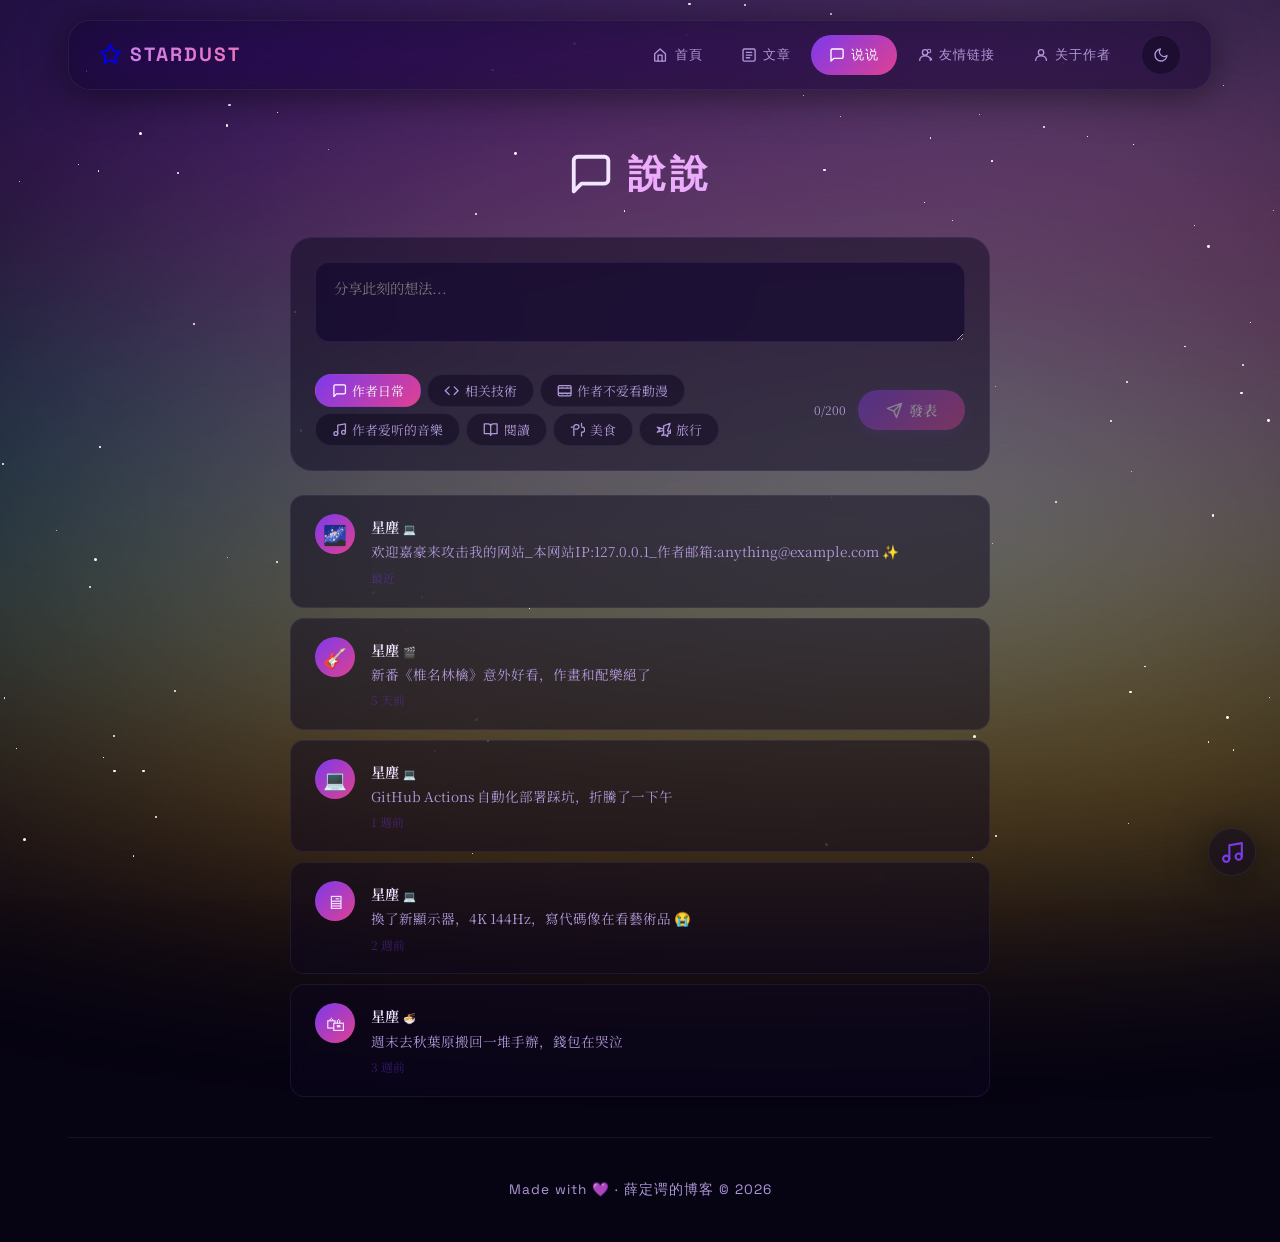
<file: chatters.html>
<!DOCTYPE html>
<html lang="zh-CN" class="dark">
<head>
<meta charset="UTF-8">
<meta name="viewport" content="width=device-width, initial-scale=1.0">
<title>說說 · 薛定谔的博客</title>
<link rel="preconnect" href="https://fonts.googleapis.com">
<link rel="preconnect" href="https://fonts.gstatic.com" crossorigin>
<link href="https://fonts.googleapis.com/css2?family=Noto+Serif+SC:wght@300;400;600;700;900&family=Space+Grotesk:wght@400;500;600;700&display=swap" rel="stylesheet">
<link rel="stylesheet" href="style.css">
</head>
<body data-page="chatters">
<svg xmlns="http://www.w3.org/2000/svg" style="display:none" aria-hidden="true"><defs>
<symbol id="ico-home" viewBox="0 0 24 24"><path d="M4 10l8-7 8 7v10a1 1 0 01-1 1H5a1 1 0 01-1-1V10z" fill="none" stroke="currentColor" stroke-width="2" stroke-linecap="round" stroke-linejoin="round"/><path d="M9 21V12h6v9" fill="none" stroke="currentColor" stroke-width="2" stroke-linecap="round" stroke-linejoin="round"/></symbol>
<symbol id="ico-article" viewBox="0 0 24 24"><rect x="3" y="3" width="18" height="18" rx="2" fill="none" stroke="currentColor" stroke-width="2"/><path d="M8 8h8M8 12h8M8 16h5" fill="none" stroke="currentColor" stroke-width="2" stroke-linecap="round"/></symbol>
<symbol id="ico-chat" viewBox="0 0 24 24"><path d="M21 15a2 2 0 01-2 2H7l-4 4V5a2 2 0 012-2h14a2 2 0 012 2v10z" fill="none" stroke="currentColor" stroke-width="2" stroke-linecap="round" stroke-linejoin="round"/></symbol>
<symbol id="ico-people" viewBox="0 0 24 24"><circle cx="12" cy="8" r="4" fill="none" stroke="currentColor" stroke-width="2"/><path d="M4 20c0-4 3.6-7 8-7s8 3 8 7" fill="none" stroke="currentColor" stroke-width="2" stroke-linecap="round"/><circle cx="18" cy="6" r="2.5" fill="none" stroke="currentColor" stroke-width="1.5"/><path d="M20 16c1 .8 2 2 2 3.5" fill="none" stroke="currentColor" stroke-width="1.5" stroke-linecap="round"/></symbol>
<symbol id="ico-person" viewBox="0 0 24 24"><circle cx="12" cy="8" r="4" fill="none" stroke="currentColor" stroke-width="2"/><path d="M4 20c0-4 3.6-7 8-7s8 3 8 7" fill="none" stroke="currentColor" stroke-width="2" stroke-linecap="round"/></symbol>
<symbol id="ico-star" viewBox="0 0 24 24"><path d="M12 2l3.1 6.3L22 9.3l-5 4.8 1.2 6.9-6.2-3.3-6.2 3.3L7 14.1 2 9.3l6.9-1L12 2z" fill="none" stroke="currentColor" stroke-width="2" stroke-linejoin="round"/></symbol>
<symbol id="ico-sun" viewBox="0 0 24 24"><circle cx="12" cy="12" r="5" fill="none" stroke="currentColor" stroke-width="2"/><path d="M12 1v2M12 21v2M4.2 4.2l1.4 1.4M18.4 18.4l1.4 1.4M1 12h2M21 12h2M4.2 19.8l1.4-1.4M18.4 5.6l1.4-1.4" fill="none" stroke="currentColor" stroke-width="2" stroke-linecap="round"/></symbol>
<symbol id="ico-moon" viewBox="0 0 24 24"><path d="M21 12.8A9 9 0 1111.2 3a7 7 0 009.8 9.8z" fill="none" stroke="currentColor" stroke-width="2" stroke-linejoin="round"/></symbol>
<symbol id="ico-arrow" viewBox="0 0 24 24"><path d="M5 12h14M12 5l7 7-7 7" fill="none" stroke="currentColor" stroke-width="2" stroke-linecap="round" stroke-linejoin="round"/></symbol>
<symbol id="ico-send" viewBox="0 0 24 24"><path d="M22 2L11 13M22 2l-7 20-4-9-9-4 20-7z" fill="none" stroke="currentColor" stroke-width="2" stroke-linecap="round" stroke-linejoin="round"/></symbol>
<symbol id="ico-delete" viewBox="0 0 24 24"><path d="M3 6h18M8 6V4a1 1 0 011-1h6a1 1 0 011 1v2M19 6l-1 14a2 2 0 01-2 2H8a2 2 0 01-2-2L5 6" fill="none" stroke="currentColor" stroke-width="2" stroke-linecap="round" stroke-linejoin="round"/><path d="M10 11v6M14 11v6" fill="none" stroke="currentColor" stroke-width="2" stroke-linecap="round"/></symbol>
<symbol id="ico-code" viewBox="0 0 24 24"><path d="M16 18l6-6-6-6M8 6l-6 6 6 6" fill="none" stroke="currentColor" stroke-width="2" stroke-linecap="round" stroke-linejoin="round"/></symbol>
<symbol id="ico-heart" viewBox="0 0 24 24"><path d="M20.8 4.6a5.5 5.5 0 00-7.8 0L12 5.7l-1.1-1.1a5.5 5.5 0 00-7.8 7.8L12 21l8.9-8.9a5.5 5.5 0 000-7.8z" fill="none" stroke="currentColor" stroke-width="2" stroke-linejoin="round"/></symbol>
<symbol id="ico-palette" viewBox="0 0 24 24"><circle cx="12" cy="12" r="10" fill="none" stroke="currentColor" stroke-width="2"/><path d="M7.5 10a1.5 1.5 0 100-3 1.5 1.5 0 000 3zM16.5 10a1.5 1.5 0 100-3 1.5 1.5 0 000 3zM16.5 15a1.5 1.5 0 100-3 1.5 1.5 0 000 3z" fill="currentColor"/><circle cx="8.5" cy="14.5" r="1.5" fill="currentColor"/></symbol>
<symbol id="ico-film" viewBox="0 0 24 24"><rect x="2" y="4" width="20" height="16" rx="2" fill="none" stroke="currentColor" stroke-width="2"/><path d="M2 8h20M2 16h20" fill="none" stroke="currentColor" stroke-width="2"/><circle cx="8" cy="7" r="1" fill="currentColor"/><circle cx="8" cy="17" r="1" fill="currentColor"/><circle cx="16" cy="7" r="1" fill="currentColor"/><circle cx="16" cy="17" r="1" fill="currentColor"/></symbol>
<symbol id="ico-think" viewBox="0 0 24 24"><circle cx="12" cy="12" r="10" fill="none" stroke="currentColor" stroke-width="2"/><path d="M9 10h.01M15 10h.01" fill="none" stroke="currentColor" stroke-width="2" stroke-linecap="round"/><path d="M9 15c.8 1.3 2 2 3 2s2.2-.7 3-2" fill="none" stroke="currentColor" stroke-width="2" stroke-linecap="round"/></symbol>
<symbol id="ico-flight" viewBox="0 0 24 24"><path d="M22 2L12 6v5L2 8l4 4-4 4 10-3v5l-3 3 6-1 3 3 1-6 6 1-3-3 3-6-1 6-6-1z" fill="none" stroke="currentColor" stroke-width="2" stroke-linejoin="round"/></symbol>
<symbol id="ico-clock" viewBox="0 0 24 24"><circle cx="12" cy="12" r="10" fill="none" stroke="currentColor" stroke-width="2"/><path d="M12 6v6l4 2" fill="none" stroke="currentColor" stroke-width="2" stroke-linecap="round"/></symbol>
<symbol id="ico-mood" viewBox="0 0 24 24"><circle cx="12" cy="12" r="10" fill="none" stroke="currentColor" stroke-width="2"/><path d="M8 14c.8 2 3 3 4 3s3.2-1 4-3" fill="none" stroke="currentColor" stroke-width="2" stroke-linecap="round"/><path d="M9 9h.01M15 9h.01" fill="none" stroke="currentColor" stroke-width="2" stroke-linecap="round"/></symbol>
<symbol id="ico-mail" viewBox="0 0 24 24"><rect x="2" y="4" width="20" height="16" rx="2" fill="none" stroke="currentColor" stroke-width="2"/><path d="M2 7l10 7 10-7" fill="none" stroke="currentColor" stroke-width="2" stroke-linecap="round" stroke-linejoin="round"/></symbol>
<symbol id="ico-at" viewBox="0 0 24 24"><circle cx="12" cy="12" r="4" fill="none" stroke="currentColor" stroke-width="2"/><path d="M16 8v4a4 4 0 01-8 0V8a4 4 0 018 0z" fill="none" stroke="currentColor" stroke-width="2"/><circle cx="12" cy="12" r="10" fill="none" stroke="currentColor" stroke-width="2"/></symbol>
<symbol id="ico-music" viewBox="0 0 24 24"><path d="M9 18V5l12-2v13" fill="none" stroke="currentColor" stroke-width="2" stroke-linecap="round" stroke-linejoin="round"/><circle cx="6" cy="18" r="3" fill="none" stroke="currentColor" stroke-width="2"/><circle cx="18" cy="16" r="3" fill="none" stroke="currentColor" stroke-width="2"/></symbol>
<symbol id="ico-book" viewBox="0 0 24 24"><path d="M2 3h6a4 4 0 014 4v14a3 3 0 00-3-3H2V3zM22 3h-6a4 4 0 00-4 4v14a3 3 0 013-3h7V3z" fill="none" stroke="currentColor" stroke-width="2" stroke-linejoin="round"/></symbol>
<symbol id="ico-eat" viewBox="0 0 24 24"><path d="M18 8h1a4 4 0 010 8h-1M6 8v13M6 8a4 4 0 014-4h.5a3.5 3.5 0 010 7H8" fill="none" stroke="currentColor" stroke-width="2" stroke-linecap="round" stroke-linejoin="round"/><path d="M2 8h2M18 2v4M18 18v4" fill="none" stroke="currentColor" stroke-width="2" stroke-linecap="round"/></symbol>
</defs></svg>
<div class="noise"></div>
<div class="aurora"><div class="aurora-band"></div><div class="aurora-band"></div><div class="aurora-band"></div><div class="aurora-band"></div></div>
<div class="stars" id="stars"></div>
<div id="petals"></div>
<div class="danmaku-layer" id="danmakuLayer"></div>
<div class="wrap">
<nav class="nav">
  <a href="index.html" class="nav-logo" style="text-decoration:none"><svg class="ico"><use href="#ico-star"/></svg>STARDUST</a>
  <div class="nav-links">
    <a href="index.html" data-page="home"><svg class="ico"><use href="#ico-home"/></svg>首頁</a>
    <a href="posts.html" data-page="posts"><svg class="ico"><use href="#ico-article"/></svg>文章</a>
    <a href="chatters.html" data-page="chatters"><svg class="ico"><use href="#ico-chat"/></svg>说说</a>
    <a href="friends.html" data-page="friends"><svg class="ico"><use href="#ico-people"/></svg>友情链接</a>
    <a href="about.html" data-page="about"><svg class="ico"><use href="#ico-person"/></svg>关于作者</a>
    <button class="theme-btn" id="themeBtn" title="主題切換"><svg class="ico"><use href="#ico-moon"/></svg></button>
  </div>
</nav>
<style>
.publish-box{background:var(--surf);border:1px solid var(--bdr);border-radius:var(--r);padding:24px;backdrop-filter:blur(16px);margin-bottom:24px;max-width:700px;margin-left:auto;margin-right:auto}
.publish-box textarea{width:100%;min-height:80px;padding:14px 18px;border-radius:var(--r2);border:1px solid var(--bdr);background:var(--surf-h);color:var(--text);font-family:inherit;font-size:0.9em;resize:vertical;outline:none;transition:all var(--t);margin-bottom:12px}
.publish-box textarea:focus{border-color:var(--c1);box-shadow:0 0 0 3px rgba(124,58,237,0.1)}
.pub-row{display:flex;align-items:center;gap:12px;flex-wrap:wrap}
.pub-cats{display:flex;gap:6px;flex-wrap:wrap}
.pub-cat{padding:6px 16px;border-radius:16px;border:1px solid var(--bdr);background:var(--surf);color:var(--text2);font-size:0.8em;cursor:pointer;font-family:inherit;transition:all var(--t);display:flex;align-items:center;gap:5px}
.pub-cat:hover,.pub-cat.sel{background:linear-gradient(135deg,var(--c1),var(--c2));border-color:transparent;color:#fff}
.pub-btn{padding:10px 28px;border-radius:20px;border:none;background:linear-gradient(135deg,var(--c1),var(--c2));color:#fff;font-family:inherit;font-size:0.88em;font-weight:600;cursor:pointer;transition:all var(--t);margin-left:auto;box-shadow:0 4px 16px rgba(124,58,237,0.25);display:flex;align-items:center;gap:6px}
.pub-btn:hover{transform:translateY(-2px);box-shadow:0 6px 24px rgba(124,58,237,0.4)}
.pub-btn:disabled{opacity:0.4;cursor:not-allowed;transform:none}
.del-btn{background:none;border:none;color:var(--text2);cursor:pointer;font-size:0.9em;padding:4px 8px;border-radius:8px;transition:all var(--t);opacity:0;margin-left:auto;display:flex;align-items:center}
.chat-item:hover .del-btn{opacity:1}
.del-btn:hover{color:#f87171;background:rgba(248,113,113,0.1)}
</style>
<h1 class="page-title"><svg class="ico"><use href="#ico-chat"/></svg>說說</h1>
<div class="publish-box">
  <textarea id="chatterInput" placeholder='分享此刻的想法...' maxlength="200"></textarea>
  <div class="pub-row">
    <div class="pub-cats" id="pubCats">
      <button class="pub-cat sel" data-tag="\ud83d\udcac"><svg class="ico"><use href="#ico-chat"/></svg>作者日常</button>
      <button class="pub-cat" data-tag="\ud83d\udcbb"><svg class="ico"><use href="#ico-code"/></svg>相关技術</button>
      <button class="pub-cat" data-tag="\ud83c\udfac"><svg class="ico"><use href="#ico-film"/></svg>作者不爱看動漫</button>
      <button class="pub-cat" data-tag="\ud83c\udfb5"><svg class="ico"><use href="#ico-music"/></svg>作者爱听的音樂</button>
      <button class="pub-cat" data-tag="\ud83d\udcd6"><svg class="ico"><use href="#ico-book"/></svg>閱讀</button>
      <button class="pub-cat" data-tag="\ud83c\udf5c"><svg class="ico"><use href="#ico-eat"/></svg>美食</button>
      <button class="pub-cat" data-tag="\u2708\ufe0f"><svg class="ico"><use href="#ico-flight"/></svg>旅行</button>
    </div>
    <span style="font-size:0.74em;color:var(--text2)" id="charCount">0/200</span>
    <button class="pub-btn" id="pubBtn" disabled><svg class="ico"><use href="#ico-send"/></svg>發表</button>
  </div>
</div>
<div style="display:flex;flex-direction:column;gap:10px;max-width:700px;margin:0 auto 40px" id="chattersList"></div>
<footer class="footer"><p>Made with <span class="heart">💜</span> · 薛定谔的博客 © 2026</p></footer>
</div>
<script src="app.js"></script>
<script>
(function() {
  var stored = localStorage.getItem("ff_chats");
  var chatters = stored ? JSON.parse(stored) : [
    { name:'星塵', av:'\ud83c\udf0c', text:'欢迎嘉豪来攻击我的网站_本网站IP:127.0.0.1_作者邮箱:anything@example.com \u2728', tag:'\ud83d\udcbb', time:'最近' },
    { name:'星塵', av:'\ud83c\udfb8', text:'新番《椎名林檎》意外好看，作畫和配樂絕了', tag:'\ud83c\udfac', time:'5 天前' },
    { name:'星塵', av:'\ud83d\udcbb', text:'GitHub Actions 自動化部署踩坑，折騰了一下午', tag:'\ud83d\udcbb', time:'1 週前' },
    { name:'星塵', av:'\ud83d\udda5', text:'換了新顯示器，4K 144Hz，寫代碼像在看藝術品 \ud83d\ude2d', tag:'\ud83d\udcbb', time:'2 週前' },
    { name:'星塵', av:'\ud83d\udecd', text:'週末去秋葉原搬回一堆手辦，錢包在哭泣', tag:'\ud83c\udf5c', time:'3 週前' }
  ];
  var pubTag = "\ud83d\udcac";

  function save() { 
    try { localStorage.setItem("ff_chats", JSON.stringify(chatters)); } catch(e) {} 
  }
  function render() {
    var list = document.getElementById("chattersList");
    if (!list) return;
    list.innerHTML = chatters.map(function(c, i) {
      return '<div class="chat-item"><div class="chat-av">' + c.av + '</div><div style="flex:1"><div class="chat-name">' + c.name + ' <span style="font-size:0.72em;color:var(--c1)">' + c.tag + '</span></div><div class="chat-text">' + c.text + '</div><div class="chat-time">' + c.time + '</div></div><button class="del-btn" onclick="rm(' + i + ')" title="刪除"><svg class="ico"><use href="#ico-delete"/></svg></button></div>';
    }).join("");
  }
  
  window.rm = function(i) { chatters.splice(i, 1); save(); render(); };
  
  var catsEl = document.getElementById("pubCats");
  if (catsEl) {
    catsEl.addEventListener("click", function(e) {
      var btn = e.target.closest(".pub-cat");
      if (btn) { 
        document.querySelectorAll(".pub-cat").forEach(function(b) { b.classList.remove("sel"); }); 
        btn.classList.add("sel"); 
        pubTag = btn.dataset.tag; 
      }
    });
  }
  
  var input = document.getElementById("chatterInput");
  var count = document.getElementById("charCount");
  var btn = document.getElementById("pubBtn");
  
  if (input && btn && count) {
    input.addEventListener("input", function() { 
      var len = input.value.trim().length; 
      count.textContent = len + "/200"; 
      btn.disabled = len === 0; 
    });
    
    btn.addEventListener("click", function() {
      var text = input.value.trim(); 
      if (!text) return;
      chatters.unshift({ name:'薛定谔', av:pubTag, text:text, tag:pubTag, time:'剛剛' });
      input.value = ""; 
      count.textContent = "0/200"; 
      btn.disabled = true;
      save(); 
      render();
    });
    
    input.addEventListener("keydown", function(e) { 
      if (e.key === "Enter" && !e.shiftKey) { 
        e.preventDefault(); 
        if (!btn.disabled) btn.click(); 
      } 
    });
  }
  
  render();
})();
</script>

<!-- Music Player -->
<button class="music-toggle" id="musicToggle" title="音樂播放器" onclick="toggleMusic()"><svg class="ico" style="width:1.3em;height:1.3em"><use href="#ico-music"/></svg></button>
<div class="music-panel" id="musicPanel">
<iframe frameborder="no" border="0" marginwidth="0" marginheight="0" width="280" height="86" src="https://music.163.com/outchain/player?type=2&id=1930226368&auto=0&height=66" id="musicIframe"></iframe>
</div>

<button class="back-top" id="backTop" onclick="window.scrollTo({top:0,behavior:"smooth"})" title="回到頂部"><svg class="ico"><use href="#ico-arrow" style="transform:rotate(-90deg)"/></svg></button>
</body>
</html>
</file>
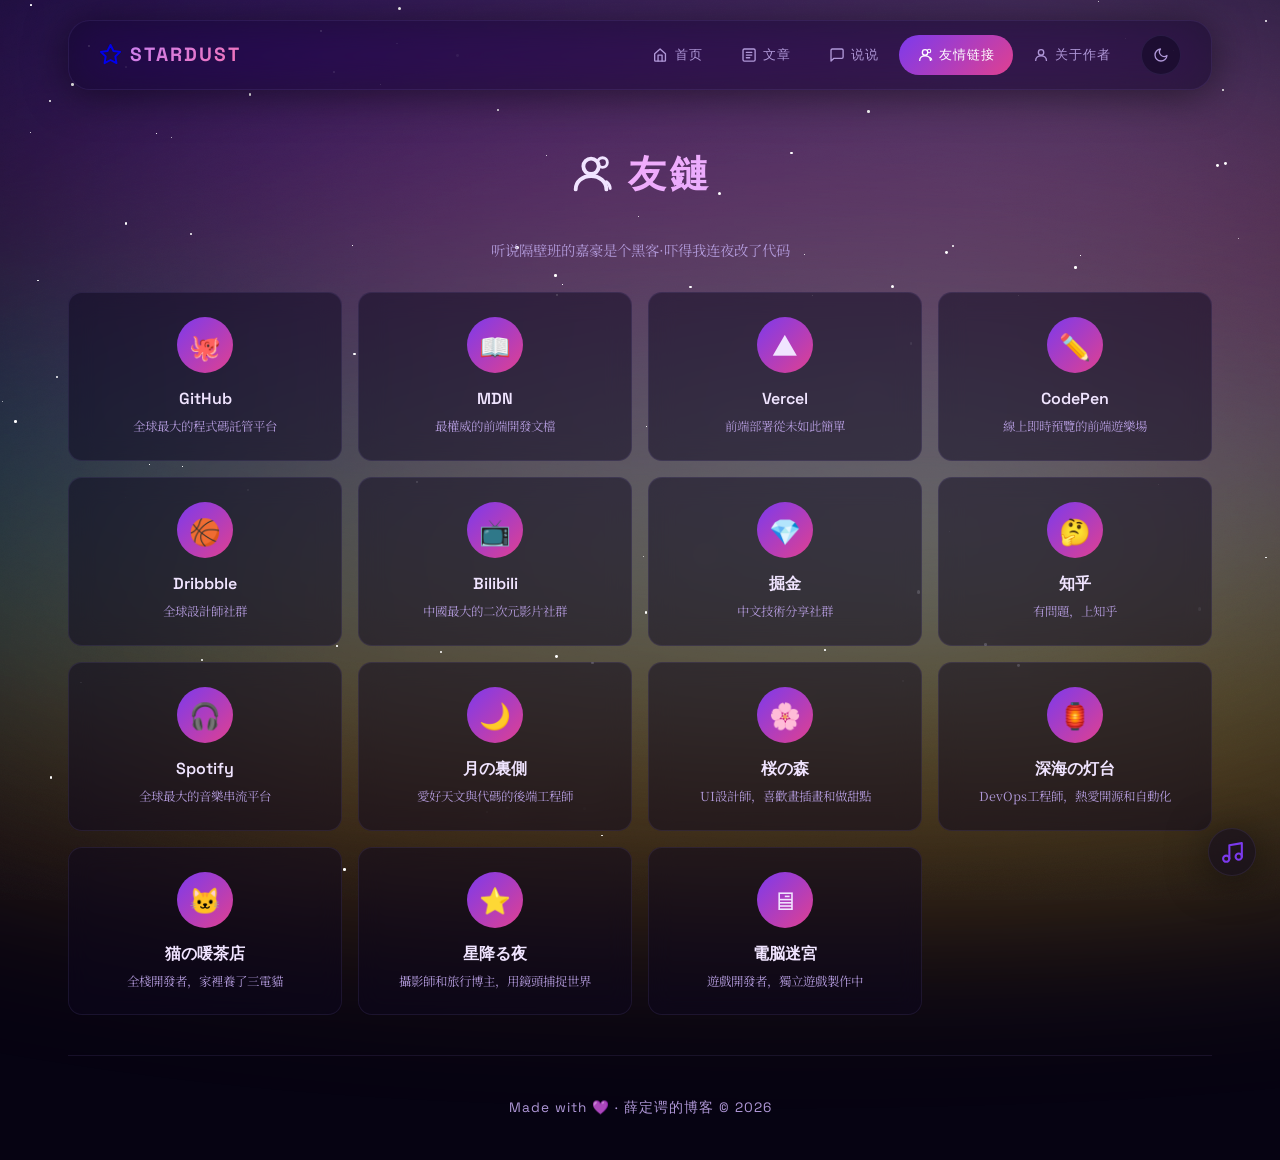
<file: friends.html>
<!DOCTYPE html>
<html lang="zh-CN" class="dark">
<head>
<meta charset="UTF-8">
<meta name="viewport" content="width=device-width, initial-scale=1.0">
<title>友鏈 · 薛定谔的博客</title>
<link rel="preconnect" href="https://fonts.googleapis.com">
<link rel="preconnect" href="https://fonts.gstatic.com" crossorigin>
<link href="https://fonts.googleapis.com/css2?family=Noto+Serif+SC:wght@300;400;600;700;900&family=Space+Grotesk:wght@400;500;600;700&display=swap" rel="stylesheet">
<link rel="stylesheet" href="style.css">
</head>
<body data-page="friends">
<svg xmlns="http://www.w3.org/2000/svg" style="display:none" aria-hidden="true"><defs>
<symbol id="ico-home" viewBox="0 0 24 24"><path d="M4 10l8-7 8 7v10a1 1 0 01-1 1H5a1 1 0 01-1-1V10z" fill="none" stroke="currentColor" stroke-width="2" stroke-linecap="round" stroke-linejoin="round"/><path d="M9 21V12h6v9" fill="none" stroke="currentColor" stroke-width="2" stroke-linecap="round" stroke-linejoin="round"/></symbol>
<symbol id="ico-article" viewBox="0 0 24 24"><rect x="3" y="3" width="18" height="18" rx="2" fill="none" stroke="currentColor" stroke-width="2"/><path d="M8 8h8M8 12h8M8 16h5" fill="none" stroke="currentColor" stroke-width="2" stroke-linecap="round"/></symbol>
<symbol id="ico-chat" viewBox="0 0 24 24"><path d="M21 15a2 2 0 01-2 2H7l-4 4V5a2 2 0 012-2h14a2 2 0 012 2v10z" fill="none" stroke="currentColor" stroke-width="2" stroke-linecap="round" stroke-linejoin="round"/></symbol>
<symbol id="ico-people" viewBox="0 0 24 24"><circle cx="12" cy="8" r="4" fill="none" stroke="currentColor" stroke-width="2"/><path d="M4 20c0-4 3.6-7 8-7s8 3 8 7" fill="none" stroke="currentColor" stroke-width="2" stroke-linecap="round"/><circle cx="18" cy="6" r="2.5" fill="none" stroke="currentColor" stroke-width="1.5"/><path d="M20 16c1 .8 2 2 2 3.5" fill="none" stroke="currentColor" stroke-width="1.5" stroke-linecap="round"/></symbol>
<symbol id="ico-person" viewBox="0 0 24 24"><circle cx="12" cy="8" r="4" fill="none" stroke="currentColor" stroke-width="2"/><path d="M4 20c0-4 3.6-7 8-7s8 3 8 7" fill="none" stroke="currentColor" stroke-width="2" stroke-linecap="round"/></symbol>
<symbol id="ico-star" viewBox="0 0 24 24"><path d="M12 2l3.1 6.3L22 9.3l-5 4.8 1.2 6.9-6.2-3.3-6.2 3.3L7 14.1 2 9.3l6.9-1L12 2z" fill="none" stroke="currentColor" stroke-width="2" stroke-linejoin="round"/></symbol>
<symbol id="ico-sun" viewBox="0 0 24 24"><circle cx="12" cy="12" r="5" fill="none" stroke="currentColor" stroke-width="2"/><path d="M12 1v2M12 21v2M4.2 4.2l1.4 1.4M18.4 18.4l1.4 1.4M1 12h2M21 12h2M4.2 19.8l1.4-1.4M18.4 5.6l1.4-1.4" fill="none" stroke="currentColor" stroke-width="2" stroke-linecap="round"/></symbol>
<symbol id="ico-moon" viewBox="0 0 24 24"><path d="M21 12.8A9 9 0 1111.2 3a7 7 0 009.8 9.8z" fill="none" stroke="currentColor" stroke-width="2" stroke-linejoin="round"/></symbol>
<symbol id="ico-arrow" viewBox="0 0 24 24"><path d="M5 12h14M12 5l7 7-7 7" fill="none" stroke="currentColor" stroke-width="2" stroke-linecap="round" stroke-linejoin="round"/></symbol>
<symbol id="ico-send" viewBox="0 0 24 24"><path d="M22 2L11 13M22 2l-7 20-4-9-9-4 20-7z" fill="none" stroke="currentColor" stroke-width="2" stroke-linecap="round" stroke-linejoin="round"/></symbol>
<symbol id="ico-delete" viewBox="0 0 24 24"><path d="M3 6h18M8 6V4a1 1 0 011-1h6a1 1 0 011 1v2M19 6l-1 14a2 2 0 01-2 2H8a2 2 0 01-2-2L5 6" fill="none" stroke="currentColor" stroke-width="2" stroke-linecap="round" stroke-linejoin="round"/><path d="M10 11v6M14 11v6" fill="none" stroke="currentColor" stroke-width="2" stroke-linecap="round"/></symbol>
<symbol id="ico-code" viewBox="0 0 24 24"><path d="M16 18l6-6-6-6M8 6l-6 6 6 6" fill="none" stroke="currentColor" stroke-width="2" stroke-linecap="round" stroke-linejoin="round"/></symbol>
<symbol id="ico-heart" viewBox="0 0 24 24"><path d="M20.8 4.6a5.5 5.5 0 00-7.8 0L12 5.7l-1.1-1.1a5.5 5.5 0 00-7.8 7.8L12 21l8.9-8.9a5.5 5.5 0 000-7.8z" fill="none" stroke="currentColor" stroke-width="2" stroke-linejoin="round"/></symbol>
<symbol id="ico-palette" viewBox="0 0 24 24"><circle cx="12" cy="12" r="10" fill="none" stroke="currentColor" stroke-width="2"/><path d="M7.5 10a1.5 1.5 0 100-3 1.5 1.5 0 000 3zM16.5 10a1.5 1.5 0 100-3 1.5 1.5 0 000 3zM16.5 15a1.5 1.5 0 100-3 1.5 1.5 0 000 3z" fill="currentColor"/><circle cx="8.5" cy="14.5" r="1.5" fill="currentColor"/></symbol>
<symbol id="ico-film" viewBox="0 0 24 24"><rect x="2" y="4" width="20" height="16" rx="2" fill="none" stroke="currentColor" stroke-width="2"/><path d="M2 8h20M2 16h20" fill="none" stroke="currentColor" stroke-width="2"/><circle cx="8" cy="7" r="1" fill="currentColor"/><circle cx="8" cy="17" r="1" fill="currentColor"/><circle cx="16" cy="7" r="1" fill="currentColor"/><circle cx="16" cy="17" r="1" fill="currentColor"/></symbol>
<symbol id="ico-think" viewBox="0 0 24 24"><circle cx="12" cy="12" r="10" fill="none" stroke="currentColor" stroke-width="2"/><path d="M9 10h.01M15 10h.01" fill="none" stroke="currentColor" stroke-width="2" stroke-linecap="round"/><path d="M9 15c.8 1.3 2 2 3 2s2.2-.7 3-2" fill="none" stroke="currentColor" stroke-width="2" stroke-linecap="round"/></symbol>
<symbol id="ico-flight" viewBox="0 0 24 24"><path d="M22 2L12 6v5L2 8l4 4-4 4 10-3v5l-3 3 6-1 3 3 1-6 6 1-3-3 3-6-1 6-6-1z" fill="none" stroke="currentColor" stroke-width="2" stroke-linejoin="round"/></symbol>
<symbol id="ico-clock" viewBox="0 0 24 24"><circle cx="12" cy="12" r="10" fill="none" stroke="currentColor" stroke-width="2"/><path d="M12 6v6l4 2" fill="none" stroke="currentColor" stroke-width="2" stroke-linecap="round"/></symbol>
<symbol id="ico-mood" viewBox="0 0 24 24"><circle cx="12" cy="12" r="10" fill="none" stroke="currentColor" stroke-width="2"/><path d="M8 14c.8 2 3 3 4 3s3.2-1 4-3" fill="none" stroke="currentColor" stroke-width="2" stroke-linecap="round"/><path d="M9 9h.01M15 9h.01" fill="none" stroke="currentColor" stroke-width="2" stroke-linecap="round"/></symbol>
<symbol id="ico-mail" viewBox="0 0 24 24"><rect x="2" y="4" width="20" height="16" rx="2" fill="none" stroke="currentColor" stroke-width="2"/><path d="M2 7l10 7 10-7" fill="none" stroke="currentColor" stroke-width="2" stroke-linecap="round" stroke-linejoin="round"/></symbol>
<symbol id="ico-at" viewBox="0 0 24 24"><circle cx="12" cy="12" r="4" fill="none" stroke="currentColor" stroke-width="2"/><path d="M16 8v4a4 4 0 01-8 0V8a4 4 0 018 0z" fill="none" stroke="currentColor" stroke-width="2"/><circle cx="12" cy="12" r="10" fill="none" stroke="currentColor" stroke-width="2"/></symbol>
<symbol id="ico-music" viewBox="0 0 24 24"><path d="M9 18V5l12-2v13" fill="none" stroke="currentColor" stroke-width="2" stroke-linecap="round" stroke-linejoin="round"/><circle cx="6" cy="18" r="3" fill="none" stroke="currentColor" stroke-width="2"/><circle cx="18" cy="16" r="3" fill="none" stroke="currentColor" stroke-width="2"/></symbol>
<symbol id="ico-book" viewBox="0 0 24 24"><path d="M2 3h6a4 4 0 014 4v14a3 3 0 00-3-3H2V3zM22 3h-6a4 4 0 00-4 4v14a3 3 0 013-3h7V3z" fill="none" stroke="currentColor" stroke-width="2" stroke-linejoin="round"/></symbol>
<symbol id="ico-eat" viewBox="0 0 24 24"><path d="M18 8h1a4 4 0 010 8h-1M6 8v13M6 8a4 4 0 014-4h.5a3.5 3.5 0 010 7H8" fill="none" stroke="currentColor" stroke-width="2" stroke-linecap="round" stroke-linejoin="round"/><path d="M2 8h2M18 2v4M18 18v4" fill="none" stroke="currentColor" stroke-width="2" stroke-linecap="round"/></symbol>
</defs></svg>
<div class="noise"></div>
<div class="aurora"><div class="aurora-band"></div><div class="aurora-band"></div><div class="aurora-band"></div><div class="aurora-band"></div></div>
<div class="stars" id="stars"></div>
<div id="petals"></div>
<div class="danmaku-layer" id="danmakuLayer"></div>
<div class="wrap">
<nav class="nav">
  <a href="index.html" class="nav-logo" style="text-decoration:none"><svg class="ico"><use href="#ico-star"/></svg>STARDUST</a>
  <div class="nav-links">
    <a href="index.html" data-page="home"><svg class="ico"><use href="#ico-home"/></svg>首页</a>
    <a href="posts.html" data-page="posts"><svg class="ico"><use href="#ico-article"/></svg>文章</a>
    <a href="chatters.html" data-page="chatters"><svg class="ico"><use href="#ico-chat"/></svg>说说</a>
    <a href="friends.html" data-page="friends"><svg class="ico"><use href="#ico-people"/></svg>友情链接</a>
    <a href="about.html" data-page="about"><svg class="ico"><use href="#ico-person"/></svg>关于作者</a>
    <button class="theme-btn" id="themeBtn" title="主題切換"><svg class="ico"><use href="#ico-moon"/></svg></button>
  </div>
</nav>
<h1 class="page-title"><svg class="ico"><use href="#ico-people"/></svg>友鏈</h1>
<p style="text-align:center;color:var(--text2);margin-bottom:30px;font-size:0.9em">听说隔壁班的嘉豪是个黑客·吓得我连夜改了代码</p>
<div style="display:grid;grid-template-columns:repeat(auto-fill,minmax(220px,1fr));gap:16px;margin-bottom:40px" id="friendsGrid"></div>
<footer class="footer"><p>Made with <span class="heart">💜</span> · 薛定谔的博客 © 2026</p></footer>
</div>
<script src="app.js"></script>
<script>
document.addEventListener("DOMContentLoaded", function() {
  var friends = [
    { name:"GitHub", av:"🐙", desc:"全球最大的程式碼託管平台", url:"https://github.com" },
    { name:"MDN", av:"📖", desc:"最權威的前端開發文檔", url:"https://developer.mozilla.org" },
    { name:"Vercel", av:"▲", desc:"前端部署從未如此簡單", url:"https://vercel.com" },
    { name:"CodePen", av:"✏️", desc:"線上即時預覽的前端遊樂場", url:"https://codepen.io" },
    { name:"Dribbble", av:"🏀", desc:"全球設計師社群", url:"https://dribbble.com" },
    { name:"Bilibili", av:"📺", desc:"中國最大的二次元影片社群", url:"https://bilibili.com" },
    { name:"掘金", av:"💎", desc:"中文技術分享社群", url:"https://juejin.cn" },
    { name:"知乎", av:"🤔", desc:"有問題，上知乎", url:"https://zhihu.com" },
    { name:"Spotify", av:"🎧", desc:"全球最大的音樂串流平台", url:"https://spotify.com" },

    { name:"\u6708\u306e\u88cf\u5074", av:"\ud83c\udf19", desc:"\u611b\u597d\u5929\u6587\u8207\u4ee3\u78bc\u7684\u5f8c\u7aef\u5de5\u7a0b\u5e2b" },
    { name:"\u685c\u306e\u68ee", av:"\ud83c\udf38", desc:"UI\u8a2d\u8a08\u5e2b\uff0c\u559c\u6b61\u756b\u63d2\u756b\u548c\u505a\u751c\u9ede" },
    { name:"\u6df1\u6d77\u306e\u706f\u53f0", av:"\ud83c\udfee", desc:"DevOps\u5de5\u7a0b\u5e2b\uff0c\u71b1\u611b\u958b\u6e90\u548c\u81ea\u52d5\u5316" },
    { name:"\u732b\u306e\u559b\u8336\u5e97", av:"\ud83d\udc31", desc:"\u5168\u68e7\u958b\u767c\u8005\uff0c\u5bb6\u88e1\u990a\u4e86\u4e09\u96fb\u8c93" },
    { name:"\u661f\u964d\u308b\u591c", av:"\u2b50", desc:"\u651d\u5f71\u5e2b\u548c\u65c5\u884c\u535a\u4e3b\uff0c\u7528\u93e1\u982d\u6355\u6349\u4e16\u754c" },
    { name:"\u96fb\u8133\u8ff7\u5bae", av:"\ud83d\udda5", desc:"\u904a\u6232\u958b\u767c\u8005\uff0c\u7368\u7acb\u904a\u6232\u88fd\u4f5c\u4e2d" }
  ];
  document.getElementById("friendsGrid").innerHTML = friends.map(function(f) {
    return '<a class="fcard" href="' + f.url + '" target="_blank" rel="noopener"><div class="fcard-av">' + f.av + '</div><div class="fcard-name">' + f.name + '</div><div class="fcard-desc">' + f.desc + '</div></a>';
  }).join("");
});
</script>

<!-- Music Player -->
<button class="music-toggle" id="musicToggle" title="音樂播放器" onclick="toggleMusic()"><svg class="ico" style="width:1.3em;height:1.3em"><use href="#ico-music"/></svg></button>
<div class="music-panel" id="musicPanel">
<iframe frameborder="no" border="0" marginwidth="0" marginheight="0" width="280" height="86" src="https://music.163.com/outchain/player?type=2&id=1930226368&auto=0&height=66" id="musicIframe"></iframe>
</div>

<button class="back-top" id="backTop" onclick="window.scrollTo({top:0,behavior:"smooth"})" title="回到顶上"><svg class="ico"><use href="#ico-arrow" style="transform:rotate(-90deg)"/></svg></button>
</body>
</html>
</file>
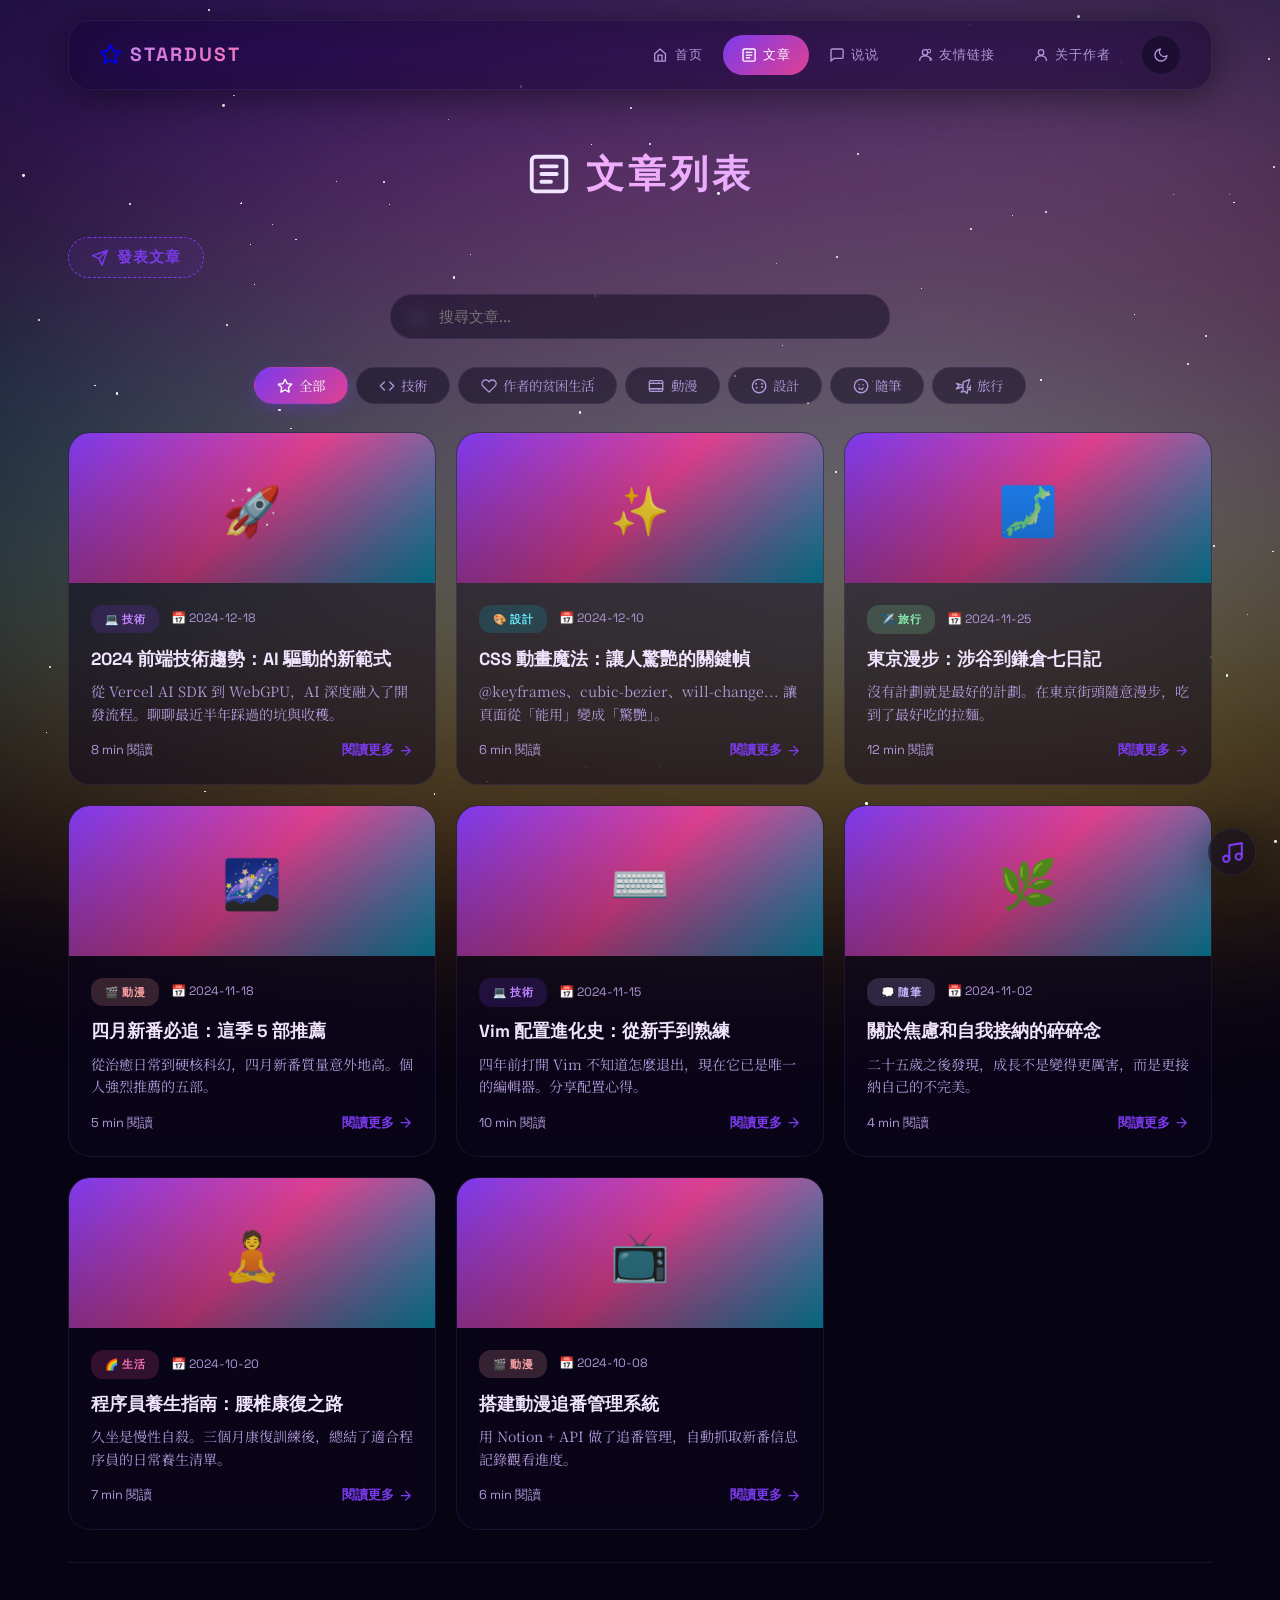
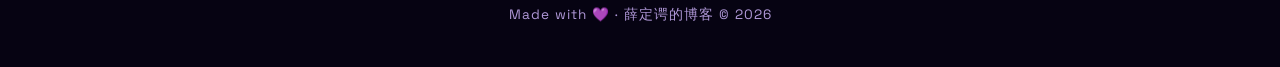
<file: posts.html>
<!DOCTYPE html>
<html lang="zh-CN" class="dark">
<head>
<meta charset="UTF-8">
<meta name="viewport" content="width=device-width, initial-scale=1.0">
<title>文章 · 薛定谔的博客</title>
<link rel="preconnect" href="https://fonts.googleapis.com">
<link rel="preconnect" href="https://fonts.gstatic.com" crossorigin>
<link href="https://fonts.googleapis.com/css2?family=Noto+Serif+SC:wght@300;400;600;700;900&family=Space+Grotesk:wght@400;500;600;700&display=swap" rel="stylesheet">
<link rel="stylesheet" href="style.css">
</head>
<body data-page="posts">
<svg xmlns="http://www.w3.org/2000/svg" style="display:none" aria-hidden="true"><defs>
<symbol id="ico-home" viewBox="0 0 24 24"><path d="M4 10l8-7 8 7v10a1 1 0 01-1 1H5a1 1 0 01-1-1V10z" fill="none" stroke="currentColor" stroke-width="2" stroke-linecap="round" stroke-linejoin="round"/><path d="M9 21V12h6v9" fill="none" stroke="currentColor" stroke-width="2" stroke-linecap="round" stroke-linejoin="round"/></symbol>
<symbol id="ico-article" viewBox="0 0 24 24"><rect x="3" y="3" width="18" height="18" rx="2" fill="none" stroke="currentColor" stroke-width="2"/><path d="M8 8h8M8 12h8M8 16h5" fill="none" stroke="currentColor" stroke-width="2" stroke-linecap="round"/></symbol>
<symbol id="ico-chat" viewBox="0 0 24 24"><path d="M21 15a2 2 0 01-2 2H7l-4 4V5a2 2 0 012-2h14a2 2 0 012 2v10z" fill="none" stroke="currentColor" stroke-width="2" stroke-linecap="round" stroke-linejoin="round"/></symbol>
<symbol id="ico-people" viewBox="0 0 24 24"><circle cx="12" cy="8" r="4" fill="none" stroke="currentColor" stroke-width="2"/><path d="M4 20c0-4 3.6-7 8-7s8 3 8 7" fill="none" stroke="currentColor" stroke-width="2" stroke-linecap="round"/><circle cx="18" cy="6" r="2.5" fill="none" stroke="currentColor" stroke-width="1.5"/><path d="M20 16c1 .8 2 2 2 3.5" fill="none" stroke="currentColor" stroke-width="1.5" stroke-linecap="round"/></symbol>
<symbol id="ico-person" viewBox="0 0 24 24"><circle cx="12" cy="8" r="4" fill="none" stroke="currentColor" stroke-width="2"/><path d="M4 20c0-4 3.6-7 8-7s8 3 8 7" fill="none" stroke="currentColor" stroke-width="2" stroke-linecap="round"/></symbol>
<symbol id="ico-star" viewBox="0 0 24 24"><path d="M12 2l3.1 6.3L22 9.3l-5 4.8 1.2 6.9-6.2-3.3-6.2 3.3L7 14.1 2 9.3l6.9-1L12 2z" fill="none" stroke="currentColor" stroke-width="2" stroke-linejoin="round"/></symbol>
<symbol id="ico-sun" viewBox="0 0 24 24"><circle cx="12" cy="12" r="5" fill="none" stroke="currentColor" stroke-width="2"/><path d="M12 1v2M12 21v2M4.2 4.2l1.4 1.4M18.4 18.4l1.4 1.4M1 12h2M21 12h2M4.2 19.8l1.4-1.4M18.4 5.6l1.4-1.4" fill="none" stroke="currentColor" stroke-width="2" stroke-linecap="round"/></symbol>
<symbol id="ico-moon" viewBox="0 0 24 24"><path d="M21 12.8A9 9 0 1111.2 3a7 7 0 009.8 9.8z" fill="none" stroke="currentColor" stroke-width="2" stroke-linejoin="round"/></symbol>
<symbol id="ico-arrow" viewBox="0 0 24 24"><path d="M5 12h14M12 5l7 7-7 7" fill="none" stroke="currentColor" stroke-width="2" stroke-linecap="round" stroke-linejoin="round"/></symbol>
<symbol id="ico-send" viewBox="0 0 24 24"><path d="M22 2L11 13M22 2l-7 20-4-9-9-4 20-7z" fill="none" stroke="currentColor" stroke-width="2" stroke-linecap="round" stroke-linejoin="round"/></symbol>
<symbol id="ico-delete" viewBox="0 0 24 24"><path d="M3 6h18M8 6V4a1 1 0 011-1h6a1 1 0 011 1v2M19 6l-1 14a2 2 0 01-2 2H8a2 2 0 01-2-2L5 6" fill="none" stroke="currentColor" stroke-width="2" stroke-linecap="round" stroke-linejoin="round"/><path d="M10 11v6M14 11v6" fill="none" stroke="currentColor" stroke-width="2" stroke-linecap="round"/></symbol>
<symbol id="ico-code" viewBox="0 0 24 24"><path d="M16 18l6-6-6-6M8 6l-6 6 6 6" fill="none" stroke="currentColor" stroke-width="2" stroke-linecap="round" stroke-linejoin="round"/></symbol>
<symbol id="ico-heart" viewBox="0 0 24 24"><path d="M20.8 4.6a5.5 5.5 0 00-7.8 0L12 5.7l-1.1-1.1a5.5 5.5 0 00-7.8 7.8L12 21l8.9-8.9a5.5 5.5 0 000-7.8z" fill="none" stroke="currentColor" stroke-width="2" stroke-linejoin="round"/></symbol>
<symbol id="ico-palette" viewBox="0 0 24 24"><circle cx="12" cy="12" r="10" fill="none" stroke="currentColor" stroke-width="2"/><path d="M7.5 10a1.5 1.5 0 100-3 1.5 1.5 0 000 3zM16.5 10a1.5 1.5 0 100-3 1.5 1.5 0 000 3zM16.5 15a1.5 1.5 0 100-3 1.5 1.5 0 000 3z" fill="currentColor"/><circle cx="8.5" cy="14.5" r="1.5" fill="currentColor"/></symbol>
<symbol id="ico-film" viewBox="0 0 24 24"><rect x="2" y="4" width="20" height="16" rx="2" fill="none" stroke="currentColor" stroke-width="2"/><path d="M2 8h20M2 16h20" fill="none" stroke="currentColor" stroke-width="2"/><circle cx="8" cy="7" r="1" fill="currentColor"/><circle cx="8" cy="17" r="1" fill="currentColor"/><circle cx="16" cy="7" r="1" fill="currentColor"/><circle cx="16" cy="17" r="1" fill="currentColor"/></symbol>
<symbol id="ico-think" viewBox="0 0 24 24"><circle cx="12" cy="12" r="10" fill="none" stroke="currentColor" stroke-width="2"/><path d="M9 10h.01M15 10h.01" fill="none" stroke="currentColor" stroke-width="2" stroke-linecap="round"/><path d="M9 15c.8 1.3 2 2 3 2s2.2-.7 3-2" fill="none" stroke="currentColor" stroke-width="2" stroke-linecap="round"/></symbol>
<symbol id="ico-flight" viewBox="0 0 24 24"><path d="M22 2L12 6v5L2 8l4 4-4 4 10-3v5l-3 3 6-1 3 3 1-6 6 1-3-3 3-6-1 6-6-1z" fill="none" stroke="currentColor" stroke-width="2" stroke-linejoin="round"/></symbol>
<symbol id="ico-clock" viewBox="0 0 24 24"><circle cx="12" cy="12" r="10" fill="none" stroke="currentColor" stroke-width="2"/><path d="M12 6v6l4 2" fill="none" stroke="currentColor" stroke-width="2" stroke-linecap="round"/></symbol>
<symbol id="ico-mood" viewBox="0 0 24 24"><circle cx="12" cy="12" r="10" fill="none" stroke="currentColor" stroke-width="2"/><path d="M8 14c.8 2 3 3 4 3s3.2-1 4-3" fill="none" stroke="currentColor" stroke-width="2" stroke-linecap="round"/><path d="M9 9h.01M15 9h.01" fill="none" stroke="currentColor" stroke-width="2" stroke-linecap="round"/></symbol>
<symbol id="ico-mail" viewBox="0 0 24 24"><rect x="2" y="4" width="20" height="16" rx="2" fill="none" stroke="currentColor" stroke-width="2"/><path d="M2 7l10 7 10-7" fill="none" stroke="currentColor" stroke-width="2" stroke-linecap="round" stroke-linejoin="round"/></symbol>
<symbol id="ico-at" viewBox="0 0 24 24"><circle cx="12" cy="12" r="4" fill="none" stroke="currentColor" stroke-width="2"/><path d="M16 8v4a4 4 0 01-8 0V8a4 4 0 018 0z" fill="none" stroke="currentColor" stroke-width="2"/><circle cx="12" cy="12" r="10" fill="none" stroke="currentColor" stroke-width="2"/></symbol>
<symbol id="ico-music" viewBox="0 0 24 24"><path d="M9 18V5l12-2v13" fill="none" stroke="currentColor" stroke-width="2" stroke-linecap="round" stroke-linejoin="round"/><circle cx="6" cy="18" r="3" fill="none" stroke="currentColor" stroke-width="2"/><circle cx="18" cy="16" r="3" fill="none" stroke="currentColor" stroke-width="2"/></symbol>
<symbol id="ico-book" viewBox="0 0 24 24"><path d="M2 3h6a4 4 0 014 4v14a3 3 0 00-3-3H2V3zM22 3h-6a4 4 0 00-4 4v14a3 3 0 013-3h7V3z" fill="none" stroke="currentColor" stroke-width="2" stroke-linejoin="round"/></symbol>
<symbol id="ico-eat" viewBox="0 0 24 24"><path d="M18 8h1a4 4 0 010 8h-1M6 8v13M6 8a4 4 0 014-4h.5a3.5 3.5 0 010 7H8" fill="none" stroke="currentColor" stroke-width="2" stroke-linecap="round" stroke-linejoin="round"/><path d="M2 8h2M18 2v4M18 18v4" fill="none" stroke="currentColor" stroke-width="2" stroke-linecap="round"/></symbol>
<symbol id="ico-search" viewBox="0 0 24 24"><circle cx="11" cy="11" r="8" fill="none" stroke="currentColor" stroke-width="2"/><path d="M21 21l-4.3-4.3" fill="none" stroke="currentColor" stroke-width="2" stroke-linecap="round"/></symbol>
<symbol id="ico-upload" viewBox="0 0 24 24"><path d="M21 15v4a2 2 0 01-2 2H5a2 2 0 01-2-2v-4" fill="none" stroke="currentColor" stroke-width="2" stroke-linecap="round" stroke-linejoin="round"/><path d="M17 8l-5-5-5 5" fill="none" stroke="currentColor" stroke-width="2" stroke-linecap="round" stroke-linejoin="round"/><path d="M12 3v12" fill="none" stroke="currentColor" stroke-width="2" stroke-linecap="round"/></symbol>
</defs></svg>
<div class="noise"></div>
<div class="aurora"><div class="aurora-band"></div><div class="aurora-band"></div><div class="aurora-band"></div><div class="aurora-band"></div></div>
<div class="stars" id="stars"></div>
<div id="petals"></div>
<div class="danmaku-layer" id="danmakuLayer"></div>
<div class="wrap">
<nav class="nav">
  <a href="index.html" class="nav-logo" style="text-decoration:none"><svg class="ico"><use href="#ico-star"/></svg>STARDUST</a>
  <div class="nav-links">
    <a href="index.html" data-page="home"><svg class="ico"><use href="#ico-home"/></svg>首页</a>
    <a href="posts.html" data-page="posts"><svg class="ico"><use href="#ico-article"/></svg>文章</a>
    <a href="chatters.html" data-page="chatters"><svg class="ico"><use href="#ico-chat"/></svg>说说</a>
    <a href="friends.html" data-page="friends"><svg class="ico"><use href="#ico-people"/></svg>友情链接</a>
    <a href="about.html" data-page="about"><svg class="ico"><use href="#ico-person"/></svg>关于作者</a>
    <button class="theme-btn" id="themeBtn" title="主題切換"><svg class="ico"><use href="#ico-moon"/></svg></button>
  </div>
</nav>
<h1 class="page-title"><svg class="ico"><use href="#ico-article"/></svg>文章列表</h1>
<button class="pub-article-btn" onclick="openArticleForm()"><svg class="ico"><use href="#ico-send"/></svg>發表文章</button>

<div style="display:flex;gap:8px;flex-wrap:wrap;margin-bottom:28px;justify-content:center" 
<div class="search-wrap"><svg class="ico search-icon" style="position:absolute;left:18px;top:50%;transform:translateY(-50%);color:var(--text2)"><use href="#ico-search"/></svg><input type="text" id="searchInput" placeholder="搜尋文章..." oninput="doSearch()"><button class="search-clear" id="searchClear" onclick="clearSearch()">✕</button></div>
<div style="display:flex;gap:8px;flex-wrap:wrap;margin-bottom:28px;justify-content:center" id="tagFilter">
  <button class="tag-btn sel" data-tag="all"><svg class="ico"><use href="#ico-star"/></svg>全部</button>
  <button class="tag-btn" data-tag="tech"><svg class="ico"><use href="#ico-code"/></svg>技術</button>
  <button class="tag-btn" data-tag="life"><svg class="ico"><use href="#ico-heart"/></svg>作者的贫困生活</button>
  <button class="tag-btn" data-tag="anime"><svg class="ico"><use href="#ico-film"/></svg>動漫</button>
  <button class="tag-btn" data-tag="design"><svg class="ico"><use href="#ico-palette"/></svg>設計</button>
  <button class="tag-btn" data-tag="thought"><svg class="ico"><use href="#ico-think"/></svg>隨筆</button>
  <button class="tag-btn" data-tag="travel"><svg class="ico"><use href="#ico-flight"/></svg>旅行</button>
</div>
<div style="display:grid;grid-template-columns:repeat(auto-fill,minmax(340px,1fr));gap:20px;margin-bottom:32px" id="postsGrid"></div>
<footer class="footer"><p>Made with <span class="heart">💜</span> · 薛定谔的博客 © 2026</p></footer>
</div>

</div>
<!-- Article modal -->
<div class="article-modal-overlay" id="articleModal">
<div class="article-modal">
<h2><svg class="ico"><use href="#ico-send"/></svg>发表文章</h2>
<label>标题</label>
<input type="text" id="artTitle" placeholder="麻溜的输入标题..." maxlength="100">
<label>分类</label>
<select id="artCat">
<option value="tech">💻 技術</option>
<option value="life">🌈 生活</option>
<option value="anime">🎬 動漫</option>
<option value="design">🎨 設計</option>
<option value="thought">💭 隨筆</option>
<option value="travel">✈️ 旅行</option>
</select>
<label>封面圖片（可選）</label>
<div class="cover-upload-wrap">
  <input type="text" id="artCover" placeholder="輸入圖片網址，或點下方上傳..." maxlength="500">
  <label class="cover-file-btn" for="artCoverFile">
    <svg class="ico"><use href="#ico-upload"/></svg> 選擇圖片
    <input type="file" id="artCoverFile" accept="image/*" style="display:none" onchange="handleCoverUpload(this)">
  </label>
  <div class="cover-preview" id="coverPreview" style="display:none">
    <img id="coverPreviewImg" style="max-width:200px;max-height:120px;border-radius:8px;margin-top:8px">
    <button class="cover-rm-btn" onclick="removeCover()">✕</button>
  </div>
</div>
<label>摘要</label>
<textarea id="artExcerpt" placeholder="寫一段簡短摘要..." maxlength="200" style="min-height:80px"></textarea>
<label>內容</label>
<textarea id="artContent" placeholder="開始寫作..." maxlength="5000"></textarea>
<div class="btn-row">
<button class="btn-cancel" onclick="closeArticleForm()">取消</button>
<button class="btn-submit" onclick="publishArticle()"><svg class="ico"><use href="#ico-send"/></svg>發表</button>
</div>
</div>
</div>
<script src="app.js"></script>
<script>
document.addEventListener("DOMContentLoaded", function() {
  var userPosts = (function() { try { return JSON.parse(localStorage.getItem("ff_articles") || "[]"); } catch(e) { return []; } })();
var _artId = userPosts.length > 0 ? Math.max.apply(null, userPosts.map(function(p){return p.id})) + 1 : 100;
function saveArticles() { 
  try { localStorage.setItem("ff_articles", JSON.stringify(userPosts)); } 
  catch(e) { 
    if (e.name === "QuotaExceededError" || e.code === 22) {
      alert("bor发的图片太大了·请使用较小的封面图片或刪除一些文章。");
    }
  } 
}
function allPosts() { return userPosts.concat(builtinPosts); }
var builtinPosts = [
    { id:1, title:"2024 \u524d\u7aef\u6280\u8853\u8da8\u52e2\uff1aAI \u9a45\u52d5\u7684\u65b0\u7bc4\u5f0f", excerpt:"\u5f9e Vercel AI SDK \u5230 WebGPU\uff0cAI \u6df1\u5ea6\u878d\u5165\u4e86\u958b\u767c\u6d41\u7a0b\u3002\u804a\u804a\u6700\u8fd1\u534a\u5e74\u8e29\u904e\u7684\u5751\u8207\u6536\u7a6b\u3002", date:"2024-12-18", cat:"tech", tag:"\ud83d\udcbb \u6280\u8853", cc:"cat-tech", cv:"\ud83d\ude80", rt:"8 min" },
    { id:2, title:"CSS \u52d5\u756b\u9b54\u6cd5\uff1a\u8b93\u4eba\u9a5a\u8277\u7684\u95dc\u9375\u5e40", excerpt:"@keyframes\u3001cubic-bezier\u3001will-change... \u8b93\u9801\u9762\u5f9e\u300c\u80fd\u7528\u300d\u8b8a\u6210\u300c\u9a5a\u8277\u300d\u3002", date:"2024-12-10", cat:"design", tag:"\ud83c\udfa8 \u8a2d\u8a08", cc:"cat-design", cv:"\u2728", rt:"6 min" },
    { id:3, title:"\u6771\u4eac\u6f2b\u6b65\uff1a\u6d89\u8c37\u5230\u938c\u5009\u4e03\u65e5\u8a18", excerpt:"\u6c92\u6709\u8a08\u5283\u5c31\u662f\u6700\u597d\u7684\u8a08\u5283\u3002\u5728\u6771\u4eac\u8857\u982d\u96a8\u610f\u6f2b\u6b65\uff0c\u5403\u5230\u4e86\u6700\u597d\u5403\u7684\u62c9\u9eb5\u3002", date:"2024-11-25", cat:"travel", tag:"\u2708\ufe0f \u65c5\u884c", cc:"cat-travel", cv:"\ud83d\uddfe", rt:"12 min" },
    { id:4, title:"\u56db\u6708\u65b0\u756a\u5fc5\u8ffd\uff1a\u9019\u5b63 5 \u90e8\u63a8\u85a6", excerpt:"\u5f9e\u6cbb\u7652\u65e5\u5e38\u5230\u786c\u6838\u79d1\u5e7b\uff0c\u56db\u6708\u65b0\u756a\u8cea\u91cf\u610f\u5916\u5730\u9ad8\u3002\u500b\u4eba\u5f37\u70c8\u63a8\u85a6\u7684\u4e94\u90e8\u3002", date:"2024-11-18", cat:"anime", tag:"\ud83c\udfac \u52d5\u6f2b", cc:"cat-anime", cv:"\ud83c\udf0c", rt:"5 min" },
    { id:5, title:"Vim \u914d\u7f6e\u9032\u5316\u53f2\uff1a\u5f9e\u65b0\u624b\u5230\u719f\u7df4", excerpt:"\u56db\u5e74\u524d\u6253\u958b Vim \u4e0d\u77e5\u9053\u600e\u9ebc\u9000\u51fa\uff0c\u73fe\u5728\u5b83\u5df2\u662f\u552f\u4e00\u7684\u7de8\u8f2f\u5668\u3002\u5206\u4eab\u914d\u7f6e\u5fc3\u5f97\u3002", date:"2024-11-15", cat:"tech", tag:"\ud83d\udcbb \u6280\u8853", cc:"cat-tech", cv:"\u2328\ufe0f", rt:"10 min" },
    { id:6, title:"\u95dc\u65bc\u7126\u616e\u548c\u81ea\u6211\u63a5\u7d0d\u7684\u788e\u788e\u5ff5", excerpt:"\u4e8c\u5341\u4e94\u6b72\u4e4b\u5f8c\u767c\u73fe\uff0c\u6210\u9577\u4e0d\u662f\u8b8a\u5f97\u66f4\u53b2\u5bb3\uff0c\u800c\u662f\u66f4\u63a5\u7d0d\u81ea\u5df1\u7684\u4e0d\u5b8c\u7f8e\u3002", date:"2024-11-02", cat:"thought", tag:"\ud83d\udcad \u96a8\u7b46", cc:"cat-thought", cv:"\ud83c\udf3f", rt:"4 min" },
    { id:7, title:"\u7a0b\u5e8f\u54e1\u990a\u751f\u6307\u5357\uff1a\u8170\u690e\u5eb7\u5fa9\u4e4b\u8def", excerpt:"\u4e45\u5750\u662f\u6162\u6027\u81ea\u6bba\u3002\u4e09\u500b\u6708\u5eb7\u5fa9\u8a13\u7df4\u5f8c\uff0c\u7e3d\u7d50\u4e86\u9069\u5408\u7a0b\u5e8f\u54e1\u7684\u65e5\u5e38\u990a\u751f\u6e05\u55ae\u3002", date:"2024-10-20", cat:"life", tag:"\ud83c\udf08 \u751f\u6d3b", cc:"cat-life", cv:"\ud83e\uddd8", rt:"7 min" },
    { id:8, title:"\u642d\u5efa\u52d5\u6f2b\u8ffd\u756a\u7ba1\u7406\u7cfb\u7d71", excerpt:"\u7528 Notion + API \u505a\u4e86\u8ffd\u756a\u7ba1\u7406\uff0c\u81ea\u52d5\u6293\u53d6\u65b0\u756a\u4fe1\u606f\u8a18\u9304\u89c0\u770b\u9032\u5ea6\u3002", date:"2024-10-08", cat:"anime", tag:"\ud83c\udfac \u52d5\u6f2b", cc:"cat-anime", cv:"\ud83d\udcfa", rt:"6 min" }
  ];
  var curTag = "all";
  

var coverDataUrl = "";
window.handleCoverUpload = function(input) {
  var file = input.files[0];
  if (!file) return;
  if (file.size > 3 * 1024 * 1024) { alert("图片不能超过 3MB"); return; }
  var preview = document.getElementById("coverPreview");
  var previewImg = document.getElementById("coverPreviewImg");
  preview.style.display = "block";
  previewImg.src = "";
  previewImg.style.opacity = "0.5";
  
  // Compress and convert to base64
  var canvas = document.createElement("canvas");
  var ctx = canvas.getContext("2d");
  var img = new Image();
  var reader = new FileReader();
  reader.onload = function(e) {
    img.onload = function() {
      var maxW = 600, maxH = 400;
      var w = img.width, h = img.height;
      if (w > maxW) { h = h * maxW / w; w = maxW; }
      if (h > maxH) { w = w * maxH / h; h = maxH; }
      canvas.width = w; canvas.height = h;
      ctx.drawImage(img, 0, 0, w, h);
      coverDataUrl = canvas.toDataURL("image/jpeg", 0.7);
      previewImg.src = coverDataUrl;
      previewImg.style.opacity = "1";
      document.getElementById("artCover").value = "[已上传]";
      canvas.width = canvas.height = 0;
    };
    img.src = e.target.result;
  };
  reader.readAsDataURL(file);
}
window.removeCover = function() {
  coverDataUrl = "";
  document.getElementById("coverPreview").style.display = "none";
  document.getElementById("artCover").value = "";
  document.getElementById("artCoverFile").value = "";
}
window.openArticleForm = function() { document.getElementById("articleModal").classList.add("open"); };
window.closeArticleForm = function() { document.getElementById("articleModal").classList.remove("open"); };
window.publishArticle = function() {
  var title = document.getElementById("artTitle").value.trim();
  var cover = coverDataUrl || document.getElementById("artCover").value.trim();
  var cat = document.getElementById("artCat").value;
  var excerpt = document.getElementById("artExcerpt").value.trim();
  if (!title || !excerpt) return;
  var catMap = { tech:{tag:"💻 技術", cc:"cat-tech", cv:"🚀"}, life:{tag:"🌈 生活", cc:"cat-life", cv:"🧘"}, anime:{tag:"🎬 動漫", cc:"cat-anime", cv:"🌌"}, design:{tag:"🎨 設計", cc:"cat-design", cv:"✨"}, thought:{tag:"💭 隨筆", cc:"cat-thought", cv:"🌿"}, travel:{tag:"✈️ 旅行", cc:"cat-travel", cv:"🗾"} };
  var ci = catMap[cat];
  var now = new Date();
  var ds = now.getFullYear() + "-" + String(now.getMonth()+1).padStart(2,"0") + "-" + String(now.getDate()).padStart(2,"0");
  userPosts.unshift({ id: _artId++, title:title, cover:cover || null, excerpt:excerpt, date:ds, cat:cat, tag:ci.tag, cc:ci.cc, cv:ci.cv, rt:"剛剛發布", user:true });
  saveArticles();
  document.getElementById("artTitle").value = "";
  coverDataUrl = "";
  document.getElementById("coverPreview").style.display = "none";
  document.getElementById("artCoverFile").value = "";
  document.getElementById("artCover").value = "";
  document.getElementById("artExcerpt").value = "";
  document.getElementById("artContent").value = "";
  closeArticleForm();
  render();
};
window.deleteArticle = function(id) {
  userPosts = userPosts.filter(function(p) { return p.id !== id; });
  saveArticles();
  render();
};

var searchTerm = "";
window.doSearch = function() {
  searchTerm = document.getElementById("searchInput").value.trim().toLowerCase();
  var btn = document.getElementById("searchClear");
  btn.style.display = searchTerm ? "block" : "none";
  if (searchTerm) { document.querySelectorAll(".tag-btn").forEach(function(t) { t.classList.remove("sel"); }); document.querySelector('.tag-btn[data-tag="all"]').classList.add("sel"); curTag = "all"; }
  render();
}
window.clearSearch = function() { document.getElementById("searchInput").value = ""; doSearch(); }
function render() {
    var f = allPosts().filter(function(p) { return (curTag === "all" || p.cat === curTag) && (!searchTerm || p.title.toLowerCase().indexOf(searchTerm) !== -1 || p.excerpt.toLowerCase().indexOf(searchTerm) !== -1); });
    document.getElementById("postsGrid").innerHTML = f.map(function(p) {
      return '<a href="article.html?id=' + p.id + '" style="text-decoration:none;color:inherit"><div class="card"' + (p.user?' user-article':'') + '><div class="card-cover"' + (p.cover ? ' style="background-image:url(' + p.cover + ');background-size:cover;background-position:center"' : '') + '>' + (p.cover ? '' : p.cv) + '</div><div class="card-body"><div class="card-meta"><span class="card-cat ' + p.cc + '">' + p.tag + '</span><span>\ud83d\udcc5 ' + p.date + '</span></div><div class="card-title">' + p.title + '</div><div class="card-excerpt">' + p.excerpt + '</div><div class="card-footer"><span>' + p.rt + ' 閱讀</span>' + (p.user ? '<button class="pub-art-delete" onclick="event.stopPropagation();event.preventDefault();deleteArticle('+p.id+')" title="刪除"><svg class="ico"><use href="#ico-delete"/></svg></button>' : '') + '<span class="card-more">閱讀更多 <svg class="ico"><use href="#ico-arrow"/></svg></span></div></div></div></a>';
    }).join("");
  }
  document.getElementById("tagFilter").addEventListener("click", function(e) {
    var btn = e.target.closest(".tag-btn");
    if (btn) { document.querySelectorAll(".tag-btn").forEach(function(t) { t.classList.remove("sel"); }); btn.classList.add("sel"); curTag = btn.dataset.tag; render(); }
  });
  render();
});
</script>

<!-- Music Player -->
<button class="music-toggle" id="musicToggle" title="音乐播放器" onclick="toggleMusic()"><svg class="ico" style="width:1.3em;height:1.3em"><use href="#ico-music"/></svg></button>
<div class="music-panel" id="musicPanel">
<iframe frameborder="no" border="0" marginwidth="0" marginheight="0" width="280" height="86" src="https://music.163.com/outchain/player?type=2&id=1930226368&auto=0&height=66" id="musicIframe"></iframe>
</div>

<button class="back-top" id="backTop" onclick="window.scrollTo({top:0,behavior:"smooth"})" title="回到頂部"><svg class="ico"><use href="#ico-arrow" style="transform:rotate(-90deg)"/></svg></button>
</body>
</html>
</file>
<file: style.css>
:root{--c1:#7c3aed;--c2:#e04090;--c3:#0891b2;--c4:#f59e0b;--text:#2d1b4e;--text2:#5c4080;--surf:rgba(255,255,255,0.55);--surf-h:rgba(255,255,255,0.78);--bdr:rgba(124,58,237,0.1);--sh:0 4px 30px rgba(0,0,0,0.04);--r:22px;--r2:14px;--t:0.4s cubic-bezier(0.22,0.61,0.36,1)}
html.dark{--text:#f0e4ff;--text2:#b098d8;--surf:rgba(12,6,30,0.5);--surf-h:rgba(20,10,48,0.7);--bdr:rgba(150,120,220,0.12);--sh:0 4px 40px rgba(0,0,0,0.5)}
.ico{display:inline-block;vertical-align:middle;width:1.2em;height:1.2em;flex-shrink:0}
*{margin:0;padding:0;box-sizing:border-box}html{scroll-behavior:smooth}
body{font-family:"Noto Serif SC","PingFang SC",serif;color:var(--text);min-height:100vh;line-height:1.75;overflow-x:hidden;background:#f5f0ff;transition:background 0.8s,color var(--t)}
html.dark body{background:#060312}
.noise{position:fixed;inset:0;z-index:0;pointer-events:none;opacity:0.025;background-image:url("data:image/svg+xml,%3Csvg viewBox='0 0 256 256' xmlns='http://www.w3.org/2000/svg'%3E%3Cfilter id='n'%3E%3CfeTurbulence type='fractalNoise' baseFrequency='0.9' numOctaves='4' stitchTiles='stitch'/%3E%3C/filter%3E%3Crect width='100%25' height='100%25' filter='url(%23n)'/%3E%3C/svg%3E");background-size:200px 200px}
.aurora{position:fixed;inset:0;z-index:0;pointer-events:none;opacity:0.6}
.aurora-band{position:absolute;width:200%;height:50%;border-radius:50%;filter:blur(100px);animation:aurora var(--dur) ease-in-out infinite;opacity:0.5;mix-blend-mode:screen}
.aurora-band:nth-child(1){background:linear-gradient(90deg,transparent,#7c3aed,#c084fc,transparent);top:-20%;left:-50%;--dur:12s;animation-delay:0s}
.aurora-band:nth-child(2){background:linear-gradient(90deg,transparent,#e04090,#f472b6,transparent);top:10%;left:-30%;--dur:16s;animation-delay:-4s}
.aurora-band:nth-child(3){background:linear-gradient(90deg,transparent,#0891b2,#67e8f9,transparent);top:30%;left:-60%;--dur:20s;animation-delay:-8s}
.aurora-band:nth-child(4){background:linear-gradient(90deg,transparent,#f59e0b,#fbbf24,transparent);top:50%;left:-40%;--dur:14s;animation-delay:-12s}
@keyframes aurora{0%,100%{transform:translateX(0)translateY(0)rotate(0deg)}25%{transform:translateX(8%)translateY(-3%)rotate(1deg)}50%{transform:translateX(-5%)translateY(5%)rotate(-1deg)}75%{transform:translateX(3%)translateY(-2%)rotate(0.5deg)}}
.stars{position:fixed;inset:0;z-index:0;pointer-events:none}
.star{position:absolute;background:#fff;border-radius:50%;animation:twinkle var(--dur) ease-in-out infinite;animation-delay:var(--dl)}
@keyframes twinkle{0%,100%{opacity:var(--lo,0.15);transform:scale(1)}50%{opacity:var(--hi,1);transform:scale(var(--sc,2))}}
.petal{position:fixed;pointer-events:none;z-index:0;animation:pf linear forwards}
@keyframes pf{0%{transform:translateY(-5vh)rotate(0deg)translateX(0);opacity:0}8%{opacity:0.65}85%{opacity:0.4}100%{transform:translateY(108vh)rotate(720deg)translateX(120px);opacity:0}}
.danmaku-layer{position:fixed;inset:0;z-index:10;pointer-events:none;overflow:hidden}
.danmaku-item{position:absolute;white-space:nowrap;font-size:0.85em;font-weight:500;padding:8px 20px;border-radius:22px;background:var(--surf);border:1px solid var(--bdr);backdrop-filter:blur(10px);color:var(--text);box-shadow:0 2px 12px rgba(0,0,0,0.06);animation:dm-scroll var(--spd,18s) linear forwards;opacity:0;display:flex;align-items:center;gap:8px}
.danmaku-item .dm-av{width:24px;height:24px;border-radius:50%;background:linear-gradient(135deg,var(--c1),var(--c2));display:flex;align-items:center;justify-content:center;font-size:0.75em;flex-shrink:0}
.danmaku-item .dm-tag{font-size:0.7em;color:var(--c1);flex-shrink:0}
.danmaku-item .dm-text{overflow:hidden;text-overflow:ellipsis;max-width:260px}
@keyframes dm-scroll{0%{transform:translateX(105vw);opacity:0}5%{opacity:0.85}85%{opacity:0.7}100%{transform:translateX(-120%);opacity:0}}
::-webkit-scrollbar{width:5px}::-webkit-scrollbar-track{background:transparent}::-webkit-scrollbar-thumb{background:rgba(124,58,237,0.2);border-radius:3px}
.wrap{max-width:1200px;margin:0 auto;padding:0 28px;position:relative;z-index:2}
.nav{position:sticky;top:16px;z-index:100;backdrop-filter:blur(24px)saturate(1.8);-webkit-backdrop-filter:blur(24px)saturate(1.8);background:var(--surf);border:1px solid var(--bdr);border-radius:var(--r);padding:14px 30px;display:flex;align-items:center;justify-content:space-between;margin-top:20px;box-shadow:var(--sh)}
.nav-logo{font-family:"Space Grotesk",sans-serif;font-size:1.2em;font-weight:700;letter-spacing:2px;background:linear-gradient(135deg,#c084fc,#f472b6);-webkit-background-clip:text;-webkit-text-fill-color:transparent;display:flex;align-items:center;gap:8px}
.nav-links{display:flex;align-items:center;gap:2px}
.nav-links a{color:var(--text2);text-decoration:none;padding:8px 18px;border-radius:24px;font-size:0.84em;font-weight:500;font-family:"Space Grotesk",sans-serif;transition:all var(--t);position:relative;letter-spacing:1px;display:flex;align-items:center;gap:6px}
.nav-links a::before{content:"";position:absolute;inset:0;border-radius:24px;background:linear-gradient(135deg,var(--c1),var(--c2));opacity:0;transition:opacity var(--t);z-index:-1}
.nav-links a:hover::before,.nav-links a.active::before{opacity:1}.nav-links a:hover,.nav-links a.active{color:#fff}
.theme-btn{width:40px;height:40px;border-radius:50%;border:1px solid var(--bdr);background:var(--surf);color:var(--text2);cursor:pointer;display:flex;align-items:center;justify-content:center;transition:all var(--t);margin-left:10px}
.theme-btn:hover{background:var(--surf-h);transform:rotate(25deg)}
.sec-head{font-family:"Space Grotesk",sans-serif;font-size:1.2em;font-weight:700;color:var(--text);margin-bottom:20px;display:flex;align-items:center;gap:12px;letter-spacing:2px}
.sec-head::after{content:"";flex:1;height:1px;background:linear-gradient(90deg,var(--bdr),transparent)}
.card-cat{padding:5px 14px;border-radius:12px;font-size:0.88em;font-weight:600;letter-spacing:0.5px}
.cat-tech{background:rgba(124,58,237,0.18);color:#c084fc}.cat-life{background:rgba(236,72,153,0.18);color:#f472b6}
.cat-anime{background:rgba(252,165,165,0.18);color:#fca5a5}.cat-design{background:rgba(6,182,212,0.18);color:#67e8f9}
.cat-thought{background:rgba(196,181,253,0.18);color:#c4b5fd}.cat-travel{background:rgba(134,239,172,0.18);color:#86efac}
.footer{text-align:center;padding:40px 20px;color:var(--text2);font-size:0.85em;border-top:1px solid var(--bdr);margin-top:24px;font-family:"Space Grotesk",sans-serif;letter-spacing:1px}
.heart{display:inline-block;animation:hb 1.5s ease-in-out infinite}
@keyframes hb{0%,100%{transform:scale(1)}15%{transform:scale(1.3)}30%{transform:scale(1)}}
.page-title{font-family:"Space Grotesk",sans-serif;font-size:2.4em;font-weight:900;text-align:center;padding:50px 0 30px;letter-spacing:4px;background:linear-gradient(135deg,#e9d5ff,#f0abfc,#c4b5fd);-webkit-background-clip:text;-webkit-text-fill-color:transparent;display:flex;align-items:center;justify-content:center;gap:14px}
.card{background:var(--surf);border:1px solid var(--bdr);border-radius:var(--r);overflow:hidden;backdrop-filter:blur(16px);cursor:pointer;transition:all var(--t)}
.card:hover{background:var(--surf-h);transform:translateY(-4px);box-shadow:0 12px 36px rgba(124,58,237,0.15);border-color:rgba(124,58,237,0.3)}
.card-cover{width:100%;height:150px;background:linear-gradient(135deg,var(--c1),var(--c2),var(--c3));display:flex;align-items:center;justify-content:center;font-size:3em;transition:transform 0.5s;position:relative;overflow:hidden}
.card-cover::after{content:"";position:absolute;inset:0;background:linear-gradient(to bottom,transparent 0%,rgba(0,0,0,0.3) 100%)}
.card:hover .card-cover{transform:scale(1.06)}.card-body{padding:22px}
.card-meta{display:flex;align-items:center;gap:12px;margin-bottom:12px;font-size:0.76em;color:var(--text2);font-family:"Space Grotesk",sans-serif}
.card-title{font-family:"Space Grotesk",sans-serif;font-size:1.1em;font-weight:700;margin-bottom:8px;line-height:1.5;transition:color var(--t)}
.card:hover .card-title{color:var(--c1)}.card-excerpt{font-size:0.88em;color:var(--text2);line-height:1.6;display:-webkit-box;-webkit-line-clamp:2;-webkit-box-orient:vertical;overflow:hidden}
.card-footer{display:flex;align-items:center;justify-content:space-between;margin-top:14px;font-size:0.8em;color:var(--text2);font-family:"Space Grotesk",sans-serif}
.card-more{color:var(--c1);font-weight:600;display:flex;align-items:center;gap:4px;transition:gap var(--t)}.card:hover .card-more{gap:8px}
.tag-btn{padding:8px 22px;border-radius:22px;border:1px solid var(--bdr);background:var(--surf);color:var(--text2);font-size:0.84em;cursor:pointer;font-family:inherit;transition:all var(--t);display:flex;align-items:center;gap:6px}
.tag-btn.sel{background:linear-gradient(135deg,var(--c1),var(--c2))!important;border-color:transparent!important;color:#fff!important;box-shadow:0 4px 16px rgba(124,58,237,0.3)}
.chat-item{background:var(--surf);border:1px solid var(--bdr);border-radius:var(--r2);padding:18px 24px;backdrop-filter:blur(12px);transition:all var(--t);display:flex;gap:16px;align-items:flex-start}
.chat-item:hover{background:var(--surf-h);transform:translateX(6px);border-color:rgba(124,58,237,0.25)}
.chat-av{width:40px;height:40px;border-radius:50%;background:linear-gradient(135deg,var(--c1),var(--c2));flex-shrink:0;display:flex;align-items:center;justify-content:center;font-size:1.2em}
.chat-name{font-size:0.9em;font-weight:600;color:var(--text);margin-bottom:2px}.chat-text{font-size:0.85em;color:var(--text2);line-height:1.5}
.chat-time{font-size:0.74em;color:rgba(124,58,237,0.4);margin-top:6px}
.fcard{background:var(--surf);border:1px solid var(--bdr);border-radius:var(--r2);padding:24px 20px;backdrop-filter:blur(12px);text-align:center;cursor:pointer;transition:all var(--t);text-decoration:none;color:var(--text);display:block}
.fcard:hover{background:var(--surf-h);transform:translateY(-3px);box-shadow:0 10px 30px rgba(124,58,237,0.12);border-color:rgba(124,58,237,0.25)}
.fcard-av{width:56px;height:56px;border-radius:50%;margin:0 auto 12px;background:linear-gradient(135deg,var(--c1),var(--c2));display:flex;align-items:center;justify-content:center;font-size:1.6em}
.fcard-name{font-family:"Space Grotesk",sans-serif;font-size:1em;font-weight:600;margin-bottom:4px}
.fcard-desc{font-size:0.78em;color:var(--text2);display:-webkit-box;-webkit-line-clamp:2;-webkit-box-orient:vertical;overflow:hidden;line-height:1.5}
@media(max-width:768px){.nav{padding:10px 16px}.nav-links a{padding:6px 10px;font-size:0.76em}.page-title{font-size:1.8em}.danmaku-item{font-size:0.75em;padding:6px 14px}.danmaku-item .dm-text{max-width:160px}}

/* === Homepage === */
.splash{position:fixed;inset:0;z-index:9999;background:radial-gradient(ellipse at 50% 50%,#1a0e38 0%,#08041a 100%);display:flex;align-items:center;justify-content:center;flex-direction:column;gap:32px;transition:opacity 0.7s ease,visibility 0.7s ease}
.splash.hide{opacity:0;visibility:hidden;pointer-events:none}
.splash-logo{font-size:5em;animation:sf 2.5s ease-in-out infinite;filter:drop-shadow(0 0 50px rgba(192,132,252,0.6))}
@keyframes sf{0%,100%{transform:translateY(0)}50%{transform:translateY(-16px)}}
.splash-name{font-family:Space Grotesk,sans-serif;font-size:2.4em;font-weight:900;letter-spacing:0.2em;background:linear-gradient(135deg,#c084fc,#f472b6,#67e8f9,#fbbf24);-webkit-background-clip:text;-webkit-text-fill-color:transparent;background-size:300% 300%;animation:splashGradient 2s ease-in-out infinite}
@keyframes splashGradient{0%,100%{background-position:0% 50%}50%{background-position:100% 50%}}
.splash-tag{color:#8878b8;font-size:1em;letter-spacing:0.2em;font-weight:300}
.splash-orbit{position:relative;width:80px;height:80px}
.splash-ring{position:absolute;border-radius:50%;border:2px solid transparent}
.splash-ring:nth-child(1){inset:0;border-top-color:#c084fc;border-right-color:#c084fc;animation:sr1 1.5s linear infinite}
.splash-ring:nth-child(2){inset:8px;border-bottom-color:#f472b6;border-left-color:#f472b6;animation:sr2 2s linear infinite}
.splash-ring:nth-child(3){inset:16px;border-top-color:#67e8f9;animation:sr1 2.5s linear infinite reverse}
@keyframes sr1{to{transform:rotate(360deg)}}@keyframes sr2{to{transform:rotate(-360deg)}}

.hero-zone{text-align:center;padding:56px 20px 36px;position:relative}
.hero-zone::before{content:"";position:absolute;top:50%;left:50%;transform:translate(-50%,-50%);width:600px;height:350px;background:radial-gradient(ellipse,rgba(124,58,237,0.1)0%,rgba(236,72,153,0.04)40%,transparent 70%);animation:hb 5s ease-in-out infinite;pointer-events:none}
@keyframes hb{0%,100%{transform:translate(-50%,-50%)scale(1);opacity:0.5}50%{transform:translate(-50%,-50%)scale(1.25);opacity:1}}
.hero-av{width:120px;height:120px;border-radius:50%;background:linear-gradient(135deg,var(--c1),var(--c2),var(--c3),var(--c4));padding:4px;margin:0 auto 24px;animation:avGlow 3s ease-in-out infinite;box-shadow:0 0 0 8px rgba(124,58,237,0.1),0 0 80px rgba(124,58,237,0.3)}
@keyframes avGlow{0%,100%{box-shadow:0 0 0 8px rgba(124,58,237,0.1),0 0 30px rgba(124,58,237,0.25)}50%{box-shadow:0 0 0 16px rgba(236,72,153,0.08),0 0 70px rgba(236,72,153,0.4)}}
.hero-av-inner{width:100%;height:100%;border-radius:50%;background:radial-gradient(circle at 40% 35%,#1a1040 0%,#08041a 100%);display:flex;align-items:center;justify-content:center;font-size:3em}
.hero h1{font-family:"Space Grotesk",sans-serif;font-size:2.8em;font-weight:900;letter-spacing:0.08em;background:linear-gradient(135deg,#f5e6ff 0%,#e9b8ff 25%,#fbc4e8 50%,#c4e8ff 75%,#f5e6ff 100%);background-size:200% 200%;-webkit-background-clip:text;-webkit-text-fill-color:transparent;animation:titleShine 4s ease-in-out infinite;margin:0 0 10px}
@keyframes titleShine{0%,100%{background-position:0% 50%}50%{background-position:100% 50%}}
.hero .sub{color:var(--text2);font-size:0.95em;font-weight:300;letter-spacing:0.15em}

.info-row{display:flex;justify-content:center;gap:16px;flex-wrap:wrap;margin-bottom:24px}
.info-pill{display:flex;align-items:center;gap:10px;padding:12px 22px;border-radius:28px;background:var(--surf);border:1px solid var(--bdr);backdrop-filter:blur(16px);font-size:0.86em;color:var(--text);transition:all var(--t);cursor:default;position:relative;overflow:hidden}
.info-pill::after{content:"";position:absolute;inset:0;border-radius:28px;background:linear-gradient(135deg,var(--c1),var(--c2));opacity:0;transition:opacity var(--t);z-index:-1}
.info-pill:hover{transform:translateY(-2px);box-shadow:0 8px 28px rgba(124,58,237,0.15);border-color:rgba(124,58,237,0.3)}
.info-pill .pv{font-weight:600;color:var(--c1);font-family:"Space Grotesk",sans-serif;font-size:1.05em}
.info-pill .pl{color:var(--text2);font-size:0.8em}

.status-card{display:grid;grid-template-columns:repeat(4,1fr);gap:2px;margin-bottom:28px;border-radius:var(--r);overflow:hidden;background:var(--bdr)}
.status-item{background:var(--surf);backdrop-filter:blur(16px);padding:22px 16px;text-align:center;transition:all var(--t);cursor:default;position:relative}
.status-item::before{content:"";position:absolute;bottom:0;left:20%;width:60%;height:2px;background:linear-gradient(90deg,transparent,var(--c1),transparent);opacity:0;transition:all var(--t)}
.status-item:hover{transform:translateY(-3px);background:var(--surf-h);box-shadow:0 8px 28px rgba(124,58,237,0.08)}
.status-item:hover::before{opacity:1}
.status-emoji{font-size:1.8em;display:block;margin-bottom:8px;transition:transform var(--t)}
.status-item:hover .status-emoji{transform:scale(1.15)}
.status-label{font-size:0.72em;color:var(--text2);text-transform:uppercase;letter-spacing:2px;display:block;margin-bottom:4px}
.status-value{font-size:0.82em;font-weight:600;color:var(--text);display:block;line-height:1.4}

.two-col{display:grid;grid-template-columns:1fr 1fr;gap:20px;margin-bottom:28px}
.col-block{background:var(--surf);border:1px solid var(--bdr);border-radius:var(--r);backdrop-filter:blur(16px);padding:24px}
.col-head{font-family:"Space Grotesk",sans-serif;font-size:1em;font-weight:700;color:var(--text);margin-bottom:16px;display:flex;align-items:center;gap:10px;justify-content:space-between}
.col-head a{font-size:0.78em;color:var(--c1);text-decoration:none;font-weight:500;display:flex;align-items:center;gap:4px;transition:gap var(--t)}
.col-head a:hover{gap:8px}
.col-list{display:flex;flex-direction:column;gap:14px}
.mini-item{display:flex;align-items:center;gap:14px;padding:10px 14px;border-radius:var(--r2);transition:all var(--t);cursor:pointer}
.mini-item:hover{background:rgba(124,58,237,0.06)}
.mini-emoji{font-size:1.3em;width:36px;height:36px;border-radius:10px;background:rgba(124,58,237,0.08);display:flex;align-items:center;justify-content:center;flex-shrink:0}
.mini-info{flex:1;min-width:0}
.mini-title{font-size:0.9em;font-weight:500;white-space:nowrap;overflow:hidden;text-overflow:ellipsis}
.mini-meta{font-size:0.76em;color:var(--text2);margin-top:2px}

.feat-wrap{margin-bottom:28px}
.feat-card{background:var(--surf);border:1px solid var(--bdr);border-radius:var(--r);padding:28px 40px;display:flex;gap:28px;align-items:center;backdrop-filter:blur(16px);transition:all var(--t);cursor:pointer}
.feat-card:hover{background:var(--surf-h);transform:translateY(-3px);box-shadow:0 14px 40px rgba(124,58,237,0.12);border-color:rgba(124,58,237,0.25)}
.feat-cv{font-size:3.5em;width:100px;height:100px;border-radius:24px;background:linear-gradient(135deg,rgba(124,58,237,0.15),rgba(236,72,153,0.1));display:flex;align-items:center;justify-content:center;flex-shrink:0}
.feat-body{flex:1}
.feat-badge{display:inline-block;padding:3px 14px;border-radius:10px;background:rgba(124,58,237,0.15);color:var(--c1);font-size:0.7em;font-weight:700;letter-spacing:2px;margin-bottom:12px;font-family:"Space Grotesk",sans-serif}
.feat-card h2{font-family:"Space Grotesk",sans-serif;font-size:1.5em;font-weight:700;margin-bottom:8px}
.feat-card p{color:var(--text2);font-size:0.92em;line-height:1.7;margin-bottom:10px}

.bottom-stats{display:flex;gap:16px;justify-content:center;flex-wrap:wrap;margin-bottom:20px}
.stat-box{text-align:center;padding:16px 28px;background:var(--surf);border:1px solid var(--bdr);border-radius:var(--r2);backdrop-filter:blur(12px);min-width:90px;transition:all var(--t)}
.stat-box:hover{transform:translateY(-2px);box-shadow:0 6px 20px rgba(124,58,237,0.08)}
.stat-num{font-family:"Space Grotesk",sans-serif;font-size:1.6em;font-weight:900;color:var(--c1)}
.stat-unit{font-size:0.76em;color:var(--text2);margin-top:2px}

@media(max-width:768px){
  .status-card{grid-template-columns:repeat(2,1fr)}
  .two-col{grid-template-columns:1fr}
  .feat-card{flex-direction:column;text-align:center;padding:24px}
  .hero h1{font-size:2em}
}


/* === publish article form === */
.pub-article-btn{display:inline-flex;align-items:center;gap:8px;padding:10px 22px;border-radius:28px;font-size:0.92em;font-weight:600;cursor:pointer;border:1px dashed var(--c1);background:rgba(124,58,237,0.08);color:var(--c1);transition:all var(--t);margin-bottom:16px;font-family:"Space Grotesk",sans-serif;letter-spacing:1px}
.pub-article-btn:hover{background:rgba(124,58,237,0.18);border-style:solid;transform:translateY(-1px)}
.article-modal-overlay{position:fixed;inset:0;z-index:999;background:rgba(0,0,0,0.6);backdrop-filter:blur(6px);display:flex;align-items:center;justify-content:center;padding:20px;opacity:0;visibility:hidden;transition:all 0.3s}
.article-modal-overlay.open{opacity:1;visibility:visible}
.article-modal{background:var(--surf);border:1px solid var(--bdr);border-radius:var(--r);padding:32px;width:100%;max-width:640px;max-height:90vh;overflow-y:auto;box-shadow:0 20px 60px rgba(0,0,0,0.3);backdrop-filter:blur(20px)}
.article-modal h2{font-family:"Space Grotesk",sans-serif;font-size:1.4em;margin-bottom:20px;display:flex;align-items:center;gap:10px;color:var(--text)}
.article-modal label{display:block;font-size:0.82em;font-weight:600;color:var(--text2);margin-bottom:4px;margin-top:14px;font-family:"Space Grotesk",sans-serif;letter-spacing:1px}
.article-modal input,.article-modal textarea,.article-modal select{width:100%;padding:11px 16px;border-radius:var(--r2);border:1px solid var(--bdr);background:var(--surf-h);color:var(--text);font-size:0.95em;font-family:"Noto Serif SC",serif;transition:all var(--t);outline:none}
.article-modal input:focus,.article-modal textarea:focus,.article-modal select:focus{border-color:var(--c1);box-shadow:0 0 0 3px rgba(124,58,237,0.15)}
.article-modal select{appearance:none;background-image:url("data:image/svg+xml,%3Csvg xmlns='http://www.w3.org/2000/svg' width='12' height='12'%3E%3Cpath d='M2 4l4 4 4-4' fill='none' stroke='%23b098d8' stroke-width='2'/%3E%3C/svg%3E");background-repeat:no-repeat;background-position:right 14px center;padding-right:36px}
.article-modal textarea{resize:vertical;min-height:150px}
.article-modal .btn-row{display:flex;gap:12px;margin-top:20px;justify-content:flex-end}
.article-modal .btn-cancel{background:rgba(255,255,255,0.05);border:1px solid var(--bdr);color:var(--text2);padding:10px 24px;border-radius:var(--r2);cursor:pointer;font-size:0.9em;font-family:"Space Grotesk",sans-serif;transition:all var(--t)}
.article-modal .btn-cancel:hover{background:rgba(255,255,255,0.1)}
.article-modal .btn-submit{background:linear-gradient(135deg,var(--c1),var(--c2));border:none;color:#fff;padding:10px 28px;border-radius:var(--r2);cursor:pointer;font-size:0.9em;font-weight:600;font-family:"Space Grotesk",sans-serif;transition:all var(--t);letter-spacing:1px}
.article-modal .btn-submit:hover{transform:translateY(-2px);box-shadow:0 6px 20px rgba(124,58,237,0.3)}
.pub-art-delete{background:none;border:none;color:var(--text2);cursor:pointer;padding:4px 8px;border-radius:6px;font-size:0.8em;transition:all var(--t);opacity:0.5}
.pub-art-delete:hover{opacity:1;color:#f87171;background:rgba(248,113,113,0.1)}
.user-article .card-cover{background:linear-gradient(135deg,var(--c1),#6366f1,var(--c3))}


/* === music player === */
.music-toggle{position:fixed;bottom:24px;right:24px;z-index:99;width:48px;height:48px;border-radius:50%;background:var(--surf);border:1px solid var(--bdr);backdrop-filter:blur(16px);color:var(--c1);cursor:pointer;display:flex;align-items:center;justify-content:center;transition:all var(--t);box-shadow:var(--sh);font-size:1.2em}
.music-toggle:hover{transform:scale(1.1);box-shadow:0 8px 24px rgba(124,58,237,0.2)}
.music-toggle.playing{background:rgba(124,58,237,0.15);border-color:rgba(124,58,237,0.3);animation:music-pulse 2s ease-in-out infinite}
@keyframes music-pulse{0%,100%{box-shadow:0 0 0 0 rgba(124,58,237,0.3)}50%{box-shadow:0 0 0 12px rgba(124,58,237,0)}}
.music-panel{position:fixed;bottom:84px;right:24px;z-index:99;background:var(--surf);border:1px solid var(--bdr);border-radius:var(--r);padding:12px;backdrop-filter:blur(24px);box-shadow:0 8px 40px rgba(0,0,0,0.3);opacity:0;visibility:hidden;transform:translateY(10px);transition:all 0.3s}
.music-panel.open{opacity:1;visibility:visible;transform:translateY(0)}
.music-panel iframe{border-radius:8px}

/* === back to top === */
.back-top{position:fixed;bottom:84px;right:24px;z-index:98;width:44px;height:44px;border-radius:50%;background:var(--surf);border:1px solid var(--bdr);backdrop-filter:blur(16px);color:var(--c1);cursor:pointer;display:flex;align-items:center;justify-content:center;transition:all 0.4s;box-shadow:var(--sh);opacity:0;visibility:hidden;transform:translateY(20px)}
.back-top.visible{opacity:1;visibility:visible;transform:translateY(0)}
.back-top:hover{transform:translateY(-3px);box-shadow:0 8px 24px rgba(124,58,237,0.2)}
/* === reading progress === */
.read-progress{position:fixed;top:0;left:0;height:3px;background:linear-gradient(90deg,var(--c1),var(--c2));z-index:200;transition:width 0.15s linear}
/* === search bar === */
.search-wrap{position:relative;max-width:500px;margin:0 auto 20px}
.search-wrap input{width:100%;padding:12px 20px 12px 48px;border-radius:28px;border:1px solid var(--bdr);background:var(--surf);color:var(--text);font-size:0.95em;font-family:"Space Grotesk",sans-serif;outline:none;transition:all var(--t);backdrop-filter:blur(8px)}
.search-wrap input:focus{border-color:var(--c1);box-shadow:0 0 0 3px rgba(124,58,237,0.1)}
.search-wrap .search-icon{position:absolute;left:18px;top:50%;transform:translateY(-50%);color:var(--text2);font-size:1em;pointer-events:none}
.search-wrap .search-clear{position:absolute;right:16px;top:50%;transform:translateY(-50%);background:none;border:none;color:var(--text2);cursor:pointer;font-size:1.2em;display:none;padding:4px 8px;border-radius:50%}
.search-wrap .search-clear:hover{color:var(--text);background:var(--surf-h)}
/* === share btn === */
.share-btn{display:inline-flex;align-items:center;gap:6px;padding:8px 18px;border-radius:20px;border:1px solid var(--bdr);background:var(--surf);color:var(--c1);cursor:pointer;font-size:0.88em;font-family:"Space Grotesk",sans-serif;transition:all var(--t);text-decoration:none}
.share-btn:hover{background:var(--surf-h);border-color:var(--c1)}
.share-toast{position:fixed;bottom:24px;left:50%;transform:translateX(-50%);background:var(--surf);border:1px solid var(--bdr);color:var(--text);padding:10px 24px;border-radius:28px;font-size:0.88em;z-index:300;opacity:0;transition:all 0.3s;pointer-events:none;backdrop-filter:blur(12px)}
.share-toast.show{opacity:1;transform:translateX(-50%) translateY(-10px)}
/* === mini-item hover === */
.mini-item{transition:all var(--t);padding:12px 16px;border-radius:var(--r2);margin:0 -16px}
.mini-item:hover{background:var(--surf-h)}

/* === chatters publish === */
.publish-box{margin:0 auto 32px;max-width:700px;background:var(--surf);border:1px solid var(--bdr);border-radius:var(--r);padding:20px;backdrop-filter:blur(12px)}
.publish-box textarea{width:100%;min-height:60px;background:var(--surf-h);border:1px solid var(--bdr);border-radius:var(--r2);color:var(--text);padding:12px 16px;font-size:0.95em;font-family:"Noto Serif SC",serif;resize:vertical;outline:none;transition:all var(--t)}
.publish-box textarea:focus{border-color:var(--c1);box-shadow:0 0 0 3px rgba(124,58,237,0.1)}
.pub-row{display:flex;align-items:center;gap:12px;margin-top:12px;flex-wrap:wrap}
.pub-cats{display:flex;gap:6px;flex-wrap:wrap;flex:1}
.pub-cat{padding:5px 14px;border-radius:16px;border:1px solid var(--bdr);background:var(--surf-h);color:var(--text2);cursor:pointer;font-size:0.78em;font-family:"Space Grotesk",sans-serif;transition:all var(--t);display:flex;align-items:center;gap:4px;white-space:nowrap}
.pub-cat.sel{background:rgba(124,58,237,0.15);border-color:rgba(124,58,237,0.3);color:var(--c1)}
.pub-cat:hover{border-color:var(--c1)}
.pub-btn{padding:8px 24px;border-radius:20px;border:none;background:linear-gradient(135deg,var(--c1),var(--c2));color:#fff;cursor:pointer;font-size:0.88em;font-weight:600;font-family:"Space Grotesk",sans-serif;transition:all var(--t);display:flex;align-items:center;gap:6px;white-space:nowrap}
.pub-btn:disabled{opacity:0.4;cursor:not-allowed;transform:none}
.pub-btn:hover:not(:disabled){transform:translateY(-2px);box-shadow:0 6px 16px rgba(124,58,237,0.3)}
.del-btn{background:none;border:none;color:var(--text2);cursor:pointer;font-size:0.9em;padding:4px 8px;border-radius:8px;transition:all var(--t);opacity:0;margin-left:auto;display:flex;align-items:center}
.chat-item:hover .del-btn{opacity:1}
.del-btn:hover{color:#f87171;background:rgba(248,113,113,0.1)}

.card-cover[style*="background-image"]{background-size:cover;background-position:center}
.card-cover[style*="background-image"]::after{opacity:0.5}
.article-cover{border:1px solid var(--bdr);overflow:hidden}

.cover-upload-wrap{display:flex;flex-direction:column;gap:8px}
.cover-file-btn{display:inline-flex;align-items:center;gap:6px;padding:8px 18px;border-radius:20px;border:1px dashed var(--c1);background:rgba(124,58,237,0.06);color:var(--c1);cursor:pointer;font-size:0.85em;font-family:"Space Grotesk",sans-serif;transition:all var(--t);align-self:flex-start}
.cover-file-btn:hover{background:rgba(124,58,237,0.15);border-style:solid}
.cover-preview{position:relative;display:inline-block}
.cover-rm-btn{position:absolute;top:-6px;right:-6px;width:24px;height:24px;border-radius:50%;border:none;background:#f87171;color:#fff;cursor:pointer;font-size:0.75em;display:flex;align-items:center;justify-content:center;transition:all var(--t)}
.cover-rm-btn:hover{transform:scale(1.15)}
</file>
